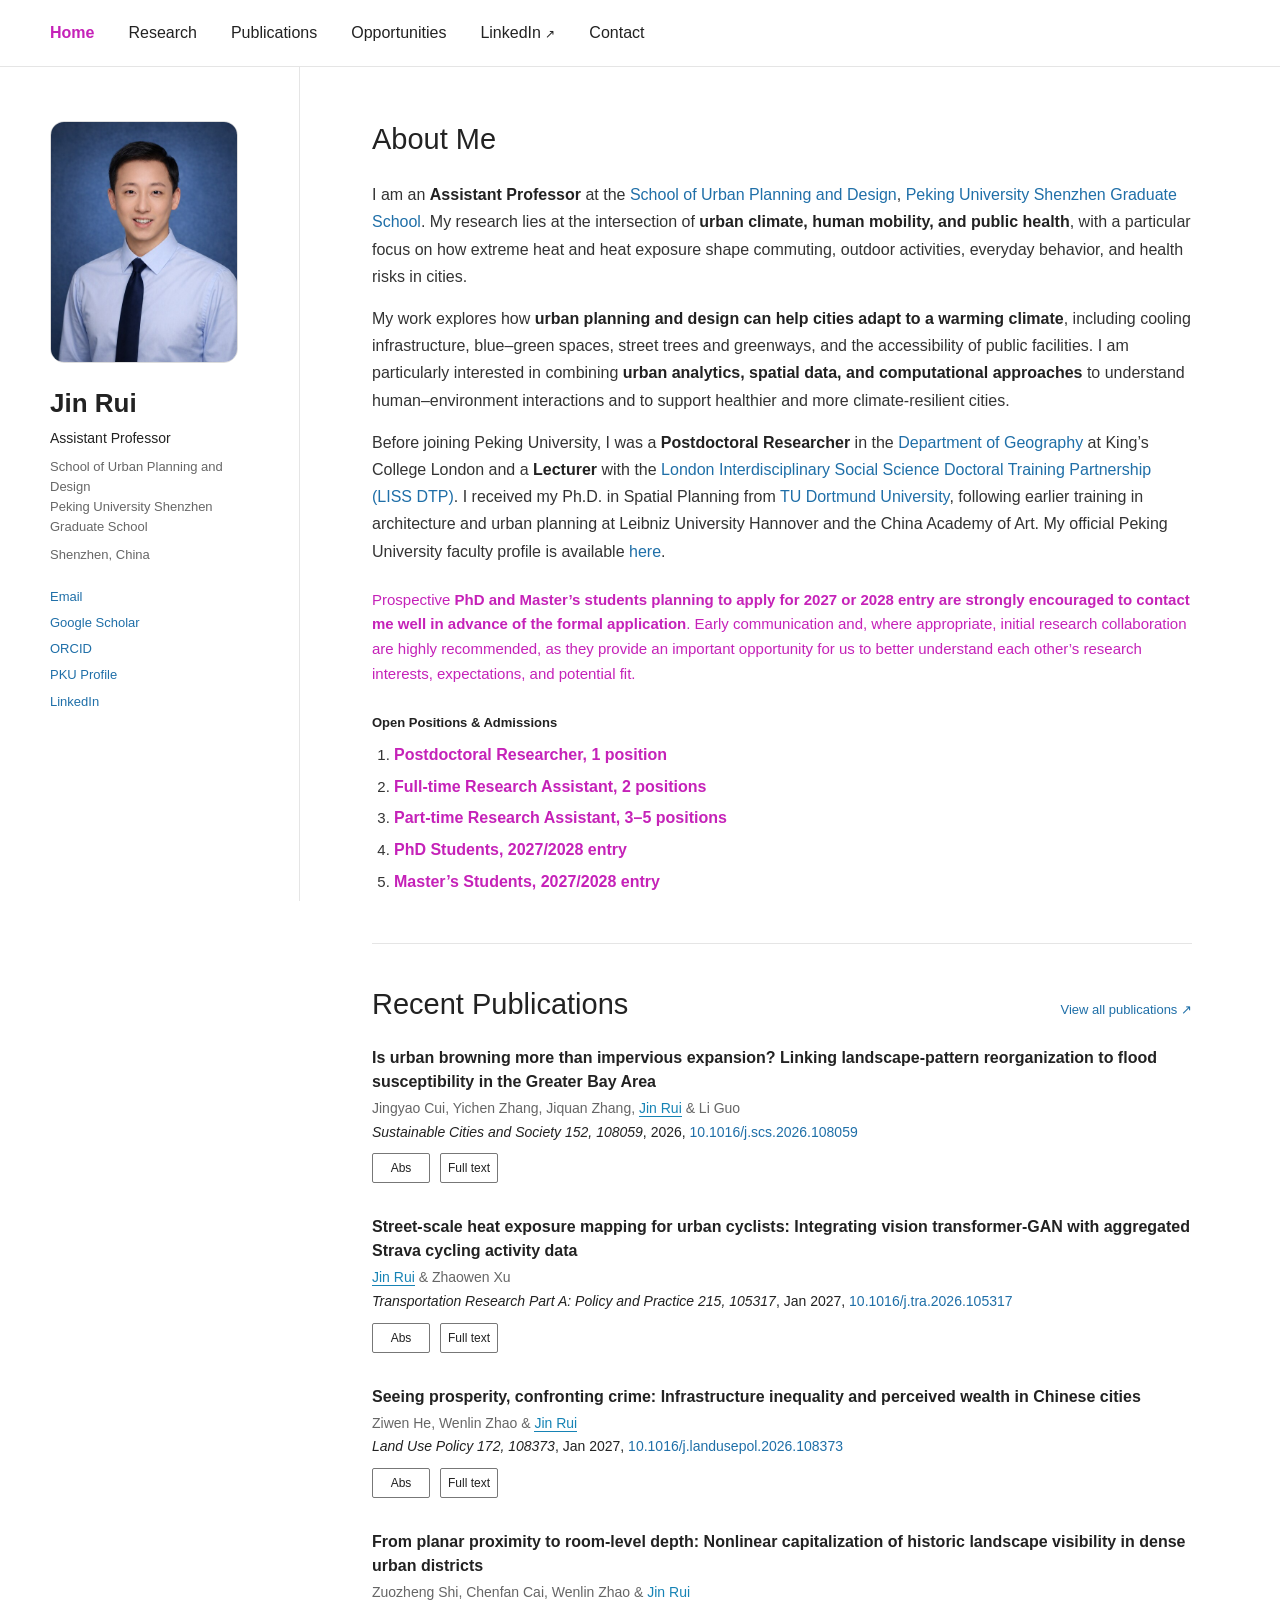
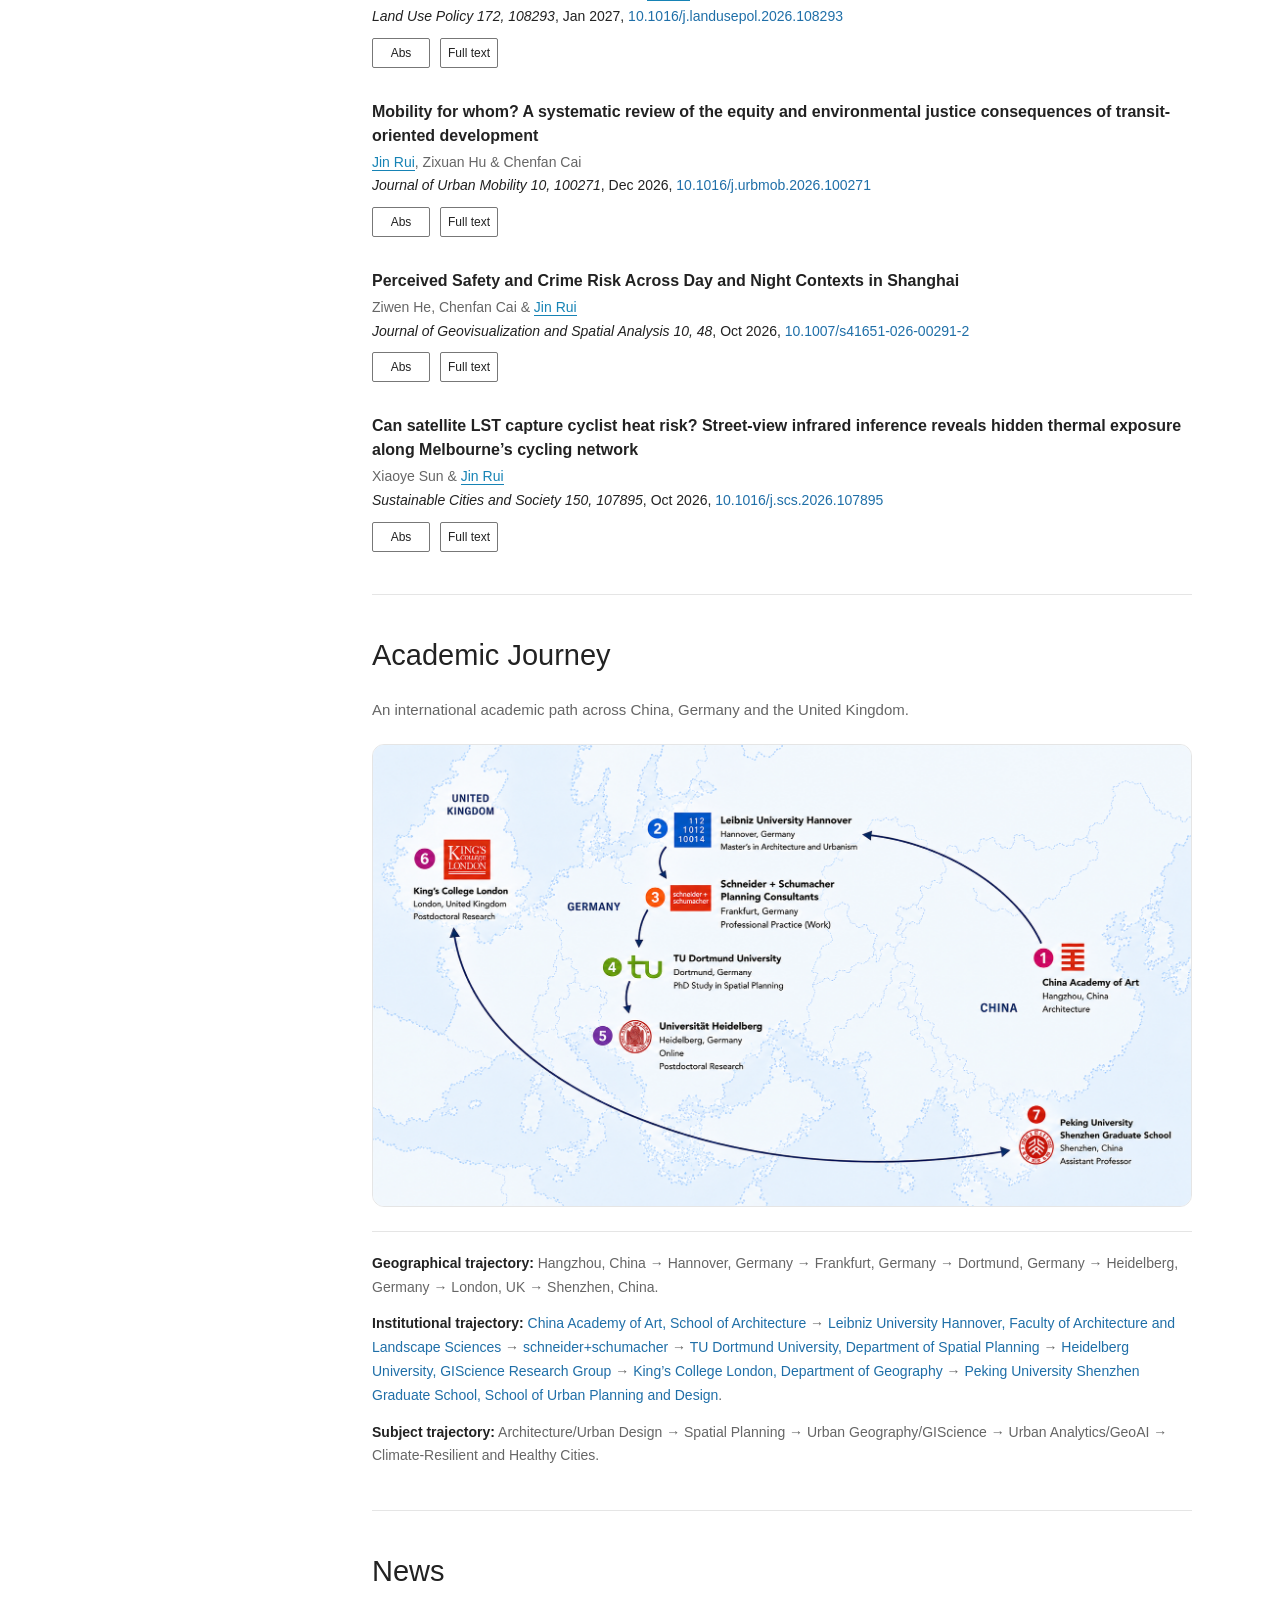
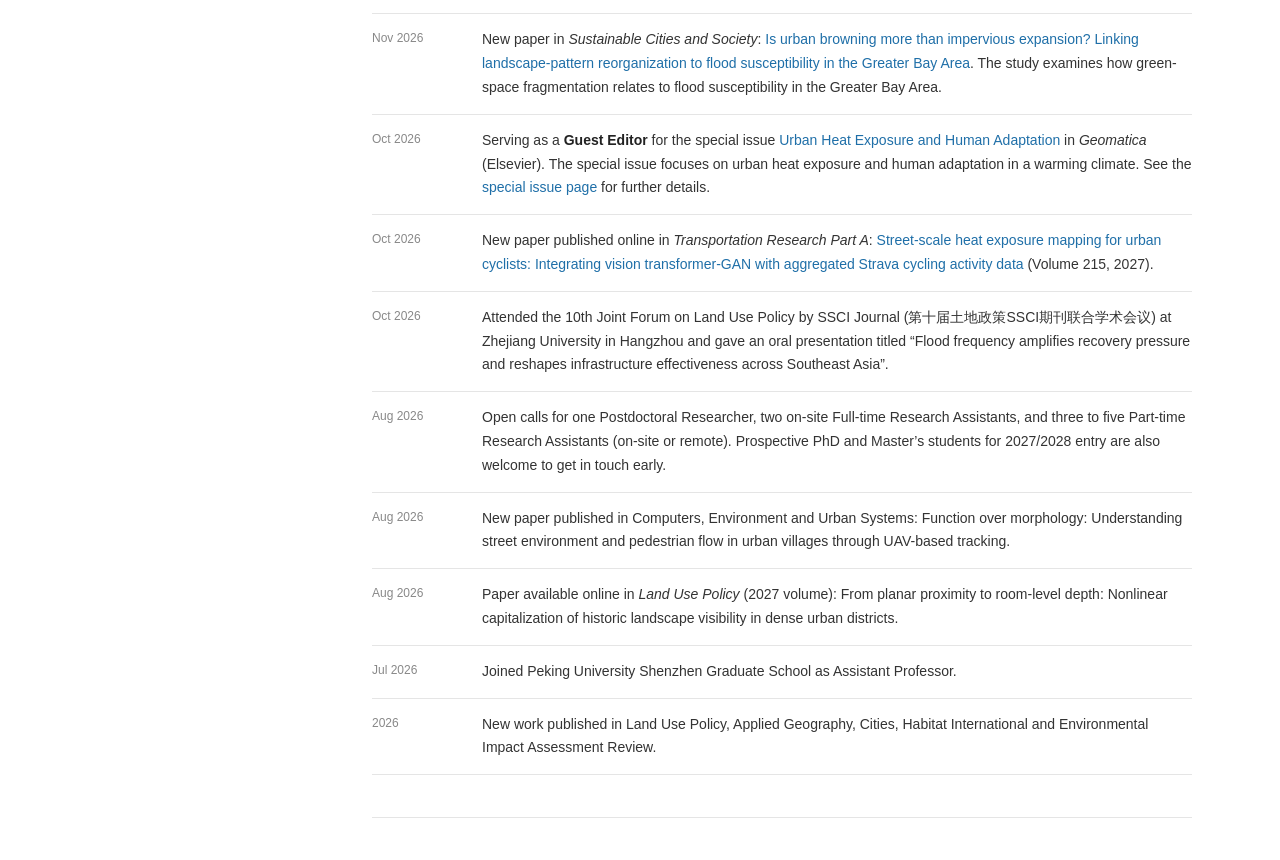
<file: index.html>
<!doctype html>
<html lang="en">
<head>
  <meta charset="utf-8">
  <meta name="viewport" content="width=device-width, initial-scale=1">
  <meta name="description" content="Academic website of Dr Jin Rui at Peking University Shenzhen Graduate School.">
  <meta name="author" content="Jin Rui">
  <meta property="og:title" content="Jin Rui | Urban Climate and GeoAI">
  <meta property="og:type" content="website">
  <meta property="og:url" content="https://jinruii.github.io/">
  <meta property="og:image" content="https://jinruii.github.io/assets/jin-rui-portrait.jpg">
  <title>Jin Rui | Urban Climate and GeoAI</title>
  <link rel="icon" href="/assets/favicon.svg" type="image/svg+xml">
  <link rel="stylesheet" href="/styles.css?v=20260828-3">
  <script src="/script.js?v=20261028-1" defer></script>
</head>
<body>
  <div id="top">
    <header class="top-header"><nav class="top-nav" aria-label="Primary navigation"><a href="/" aria-current="page">Home</a><a href="/research/">Research</a><a href="/publications/">Publications</a><a href="/opportunities/">Opportunities</a><a href="https://www.linkedin.com/in/jin-rui-937b27318/" target="_blank" rel="noreferrer">LinkedIn <span aria-hidden="true">↗</span></a><a href="/contact/">Contact</a></nav></header>
    <div class="site-shell">
      
<aside class="profile-sidebar">
  <a class="portrait-link" href="/" aria-label="About Jin Rui">
    <span class="portrait-fallback" aria-hidden="true">JR</span>
    <img class="portrait" src="/assets/jin-rui-portrait.jpg" alt="Portrait of Jin Rui">
  </a>
  <h1>Jin Rui</h1>
  <p class="sidebar-role">Assistant Professor</p>
  <p class="sidebar-affiliation">School of Urban Planning and Design<br>Peking University Shenzhen Graduate School</p>
  <p class="sidebar-location">Shenzhen, China</p>
  <div class="sidebar-links" aria-label="Academic profiles">
    <a href="mailto:jin.rui@pku.edu.cn">Email</a>
    <a href="https://scholar.google.com/citations?user=DCsYsa0AAAAJ&amp;hl=en" target="_blank" rel="noreferrer">Google Scholar</a>
    <a href="https://orcid.org/0000-0002-0926-0947" target="_blank" rel="noreferrer">ORCID</a>
    <a href="https://urban.pkusz.edu.cn/info/1013/3911.htm" target="_blank" rel="noreferrer">PKU Profile</a>
    <a href="https://www.linkedin.com/in/jin-rui-937b27318/" target="_blank" rel="noreferrer">LinkedIn</a>
  </div>
</aside>

      <main class="content-column page-content">
        <section class="content-section intro-section" id="about">
          <h2>About Me</h2>
          <p>I am an <strong>Assistant Professor</strong> at the <a href="https://urban.pkusz.edu.cn/en/index.htm" target="_blank" rel="noreferrer">School of Urban Planning and Design</a>, <a href="https://english.pkusz.edu.cn/" target="_blank" rel="noreferrer">Peking University Shenzhen Graduate School</a>. My research lies at the intersection of <strong>urban climate, human mobility, and public health</strong>, with a particular focus on how extreme heat and heat exposure shape commuting, outdoor activities, everyday behavior, and health risks in cities.</p>
          <p>My work explores how <strong>urban planning and design can help cities adapt to a warming climate</strong>, including cooling infrastructure, blue–green spaces, street trees and greenways, and the accessibility of public facilities. I am particularly interested in combining <strong>urban analytics, spatial data, and computational approaches</strong> to understand human–environment interactions and to support healthier and more climate-resilient cities.</p>
          <p>Before joining Peking University, I was a <strong>Postdoctoral Researcher</strong> in the <a href="https://www.kcl.ac.uk/geography" target="_blank" rel="noreferrer">Department of Geography</a> at King’s College London and a <strong>Lecturer</strong> with the <a href="https://liss-dtp.ac.uk/" target="_blank" rel="noreferrer">London Interdisciplinary Social Science Doctoral Training Partnership (LISS DTP)</a>. I received my Ph.D. in Spatial Planning from <a href="https://raumplanung.tu-dortmund.de/en/" target="_blank" rel="noreferrer">TU Dortmund University</a>, following earlier training in architecture and urban planning at Leibniz University Hannover and the China Academy of Art. My official Peking University faculty profile is available <a href="https://urban.pkusz.edu.cn/info/1013/3911.htm" target="_blank" rel="noreferrer">here</a>.</p>

          <p class="prospective-students-note">Prospective <strong>PhD and Master’s students planning to apply for 2027 or 2028 entry are strongly encouraged to contact me well in advance of the formal application</strong>. Early communication and, where appropriate, initial research collaboration are highly recommended, as they provide an important opportunity for us to better understand each other’s research interests, expectations, and potential fit.</p>

          <div class="recruitment-note" aria-label="Open positions and admissions">
            <p><strong>Open Positions &amp; Admissions</strong></p>
            <ol class="recruitment-list">
              <li><a href="/opportunities/#postdoctoral-researcher">Postdoctoral Researcher, 1 position</a></li>
              <li><a href="/opportunities/#full-time-research-assistant">Full-time Research Assistant, 2 positions</a></li>
              <li><a href="/opportunities/#part-time-research-assistant">Part-time Research Assistant, 3–5 positions</a></li>
              <li><a href="/opportunities/#phd-student">PhD Students, 2027/2028 entry</a></li>
              <li><a href="/opportunities/#masters-student">Master’s Students, 2027/2028 entry</a></li>
            </ol>
          </div>
        </section>
<section class="content-section" id="recent-publications">
  <div class="section-title-row">
    <h2>Recent Publications</h2>
    <a class="text-link-button" href="/publications/">View all publications</a>
  </div>
  <div class="publication-list">
    <article>
      <p class="publication-title"><button type="button" data-publication="urban-browning-flood-susceptibility">Is urban browning more than impervious expansion? Linking landscape-pattern reorganization to flood susceptibility in the Greater Bay Area</button></p>
      <p class="publication-authors">Jingyao Cui, Yichen Zhang, Jiquan Zhang, <a href="https://scholar.google.com/citations?user=DCsYsa0AAAAJ&amp;hl=en" target="_blank" rel="noreferrer">Jin Rui</a> &amp; Li Guo</p>
      <p class="publication-venue"><em>Sustainable Cities and Society 152, 108059</em>, 2026, <a href="https://doi.org/10.1016/j.scs.2026.108059" target="_blank" rel="noreferrer">10.1016/j.scs.2026.108059</a></p>
      <div class="publication-actions" aria-label="Publication links"><button type="button" data-publication="urban-browning-flood-susceptibility">Abs</button><a href="https://doi.org/10.1016/j.scs.2026.108059" target="_blank" rel="noreferrer">Full text</a></div>
    </article>
    <article>
      <p class="publication-title"><button type="button" data-publication="street-scale-cyclist-heat-exposure">Street-scale heat exposure mapping for urban cyclists: Integrating vision transformer-GAN with aggregated Strava cycling activity data</button></p>
      <p class="publication-authors"><a href="https://scholar.google.com/citations?user=DCsYsa0AAAAJ&amp;hl=en" target="_blank" rel="noreferrer">Jin Rui</a> &amp; Zhaowen Xu</p>
      <p class="publication-venue"><em>Transportation Research Part A: Policy and Practice 215, 105317</em>, Jan 2027, <a href="https://doi.org/10.1016/j.tra.2026.105317" target="_blank" rel="noreferrer">10.1016/j.tra.2026.105317</a></p>
      <div class="publication-actions" aria-label="Publication links"><button type="button" data-publication="street-scale-cyclist-heat-exposure">Abs</button><a href="https://doi.org/10.1016/j.tra.2026.105317" target="_blank" rel="noreferrer">Full text</a></div>
    </article>
    <article>
      <p class="publication-title"><button type="button" data-publication="seeing-prosperity-crime">Seeing prosperity, confronting crime: Infrastructure inequality and perceived wealth in Chinese cities</button></p>
      <p class="publication-authors">Ziwen He, Wenlin Zhao &amp; <a href="https://scholar.google.com/citations?user=DCsYsa0AAAAJ&amp;hl=en" target="_blank" rel="noreferrer">Jin Rui</a></p>
      <p class="publication-venue"><em>Land Use Policy 172, 108373</em>, Jan 2027, <a href="https://doi.org/10.1016/j.landusepol.2026.108373" target="_blank" rel="noreferrer">10.1016/j.landusepol.2026.108373</a></p>
      <div class="publication-actions" aria-label="Publication links"><button type="button" data-publication="seeing-prosperity-crime">Abs</button><a href="https://doi.org/10.1016/j.landusepol.2026.108373" target="_blank" rel="noreferrer">Full text</a></div>
    </article>
    <article>
      <p class="publication-title"><button type="button" data-publication="historic-landscape-visibility">From planar proximity to room-level depth: Nonlinear capitalization of historic landscape visibility in dense urban districts</button></p>
      <p class="publication-authors">Zuozheng Shi, Chenfan Cai, Wenlin Zhao &amp; <a href="https://scholar.google.com/citations?user=DCsYsa0AAAAJ&amp;hl=en" target="_blank" rel="noreferrer">Jin Rui</a></p>
      <p class="publication-venue"><em>Land Use Policy 172, 108293</em>, Jan 2027, <a href="https://doi.org/10.1016/j.landusepol.2026.108293" target="_blank" rel="noreferrer">10.1016/j.landusepol.2026.108293</a></p>
      <div class="publication-actions" aria-label="Publication links"><button type="button" data-publication="historic-landscape-visibility">Abs</button><a href="https://doi.org/10.1016/j.landusepol.2026.108293" target="_blank" rel="noreferrer">Full text</a></div>
    </article>
    <article>
      <p class="publication-title"><button type="button" data-publication="tod-equity-review">Mobility for whom? A systematic review of the equity and environmental justice consequences of transit-oriented development</button></p>
      <p class="publication-authors"><a href="https://scholar.google.com/citations?user=DCsYsa0AAAAJ&amp;hl=en" target="_blank" rel="noreferrer">Jin Rui</a>, Zixuan Hu &amp; Chenfan Cai</p>
      <p class="publication-venue"><em>Journal of Urban Mobility 10, 100271</em>, Dec 2026, <a href="https://doi.org/10.1016/j.urbmob.2026.100271" target="_blank" rel="noreferrer">10.1016/j.urbmob.2026.100271</a></p>
      <div class="publication-actions" aria-label="Publication links"><button type="button" data-publication="tod-equity-review">Abs</button><a href="https://doi.org/10.1016/j.urbmob.2026.100271" target="_blank" rel="noreferrer">Full text</a></div>
    </article>
    <article>
      <p class="publication-title"><button type="button" data-publication="shanghai-day-night-safety">Perceived Safety and Crime Risk Across Day and Night Contexts in Shanghai</button></p>
      <p class="publication-authors">Ziwen He, Chenfan Cai &amp; <a href="https://scholar.google.com/citations?user=DCsYsa0AAAAJ&amp;hl=en" target="_blank" rel="noreferrer">Jin Rui</a></p>
      <p class="publication-venue"><em>Journal of Geovisualization and Spatial Analysis 10, 48</em>, Oct 2026, <a href="https://doi.org/10.1007/s41651-026-00291-2" target="_blank" rel="noreferrer">10.1007/s41651-026-00291-2</a></p>
      <div class="publication-actions" aria-label="Publication links"><button type="button" data-publication="shanghai-day-night-safety">Abs</button><a href="https://doi.org/10.1007/s41651-026-00291-2" target="_blank" rel="noreferrer">Full text</a></div>
    </article>
    <article>
      <p class="publication-title"><button type="button" data-publication="melbourne-cyclist-heat">Can satellite LST capture cyclist heat risk? Street-view infrared inference reveals hidden thermal exposure along Melbourne’s cycling network</button></p>
      <p class="publication-authors">Xiaoye Sun &amp; <a href="https://scholar.google.com/citations?user=DCsYsa0AAAAJ&amp;hl=en" target="_blank" rel="noreferrer">Jin Rui</a></p>
      <p class="publication-venue"><em>Sustainable Cities and Society 150, 107895</em>, Oct 2026, <a href="https://doi.org/10.1016/j.scs.2026.107895" target="_blank" rel="noreferrer">10.1016/j.scs.2026.107895</a></p>
      <div class="publication-actions" aria-label="Publication links"><button type="button" data-publication="melbourne-cyclist-heat">Abs</button><a href="https://doi.org/10.1016/j.scs.2026.107895" target="_blank" rel="noreferrer">Full text</a></div>
    </article>
  </div>
</section>

<section class="content-section career-section" id="academic-journey">
  <h2>Academic Journey</h2>
  <p class="section-lead">An international academic path across China, Germany and the United Kingdom.</p>
  <figure class="career-map">
    <img src="/assets/academic-journey-v2.png" alt="Map of Jin Rui's academic journey from China to Germany, the United Kingdom and Peking University Shenzhen Graduate School">
  </figure>
  <div class="journey-trajectories">
    <p><strong>Geographical trajectory:</strong> Hangzhou, China → Hannover, Germany → Frankfurt, Germany → Dortmund, Germany → Heidelberg, Germany → London, UK → Shenzhen, China.</p>
    <p><strong>Institutional trajectory:</strong> <a href="https://en.caa.edu.cn/study/Schools_Programme__Core_Courses/School_of_Architecture.htm" target="_blank" rel="noreferrer">China Academy of Art, School of Architecture</a> → <a href="https://www.archland.uni-hannover.de/en/" target="_blank" rel="noreferrer">Leibniz University Hannover, Faculty of Architecture and Landscape Sciences</a> → <a href="https://www.schneider-schumacher.com/" target="_blank" rel="noreferrer">schneider+schumacher</a> → <a href="https://raumplanung.tu-dortmund.de/en/" target="_blank" rel="noreferrer">TU Dortmund University, Department of Spatial Planning</a> → <a href="https://www.geog.uni-heidelberg.de/en/giscience" target="_blank" rel="noreferrer">Heidelberg University, GIScience Research Group</a> → <a href="https://www.kcl.ac.uk/geography" target="_blank" rel="noreferrer">King’s College London, Department of Geography</a> → <a href="https://urban.pkusz.edu.cn/en/index.htm" target="_blank" rel="noreferrer">Peking University Shenzhen Graduate School, School of Urban Planning and Design</a>.</p>
    <p><strong>Subject trajectory:</strong> Architecture/Urban Design → Spatial Planning → Urban Geography/GIScience → Urban Analytics/GeoAI → Climate-Resilient and Healthy Cities.</p>
  </div>
</section>
<section class="content-section" id="news">
          <h2>News</h2>
                    <div class="news-list">
            <article><time datetime="2026-11">Nov 2026</time><p>New paper in <em>Sustainable Cities and Society</em>: <a href="https://doi.org/10.1016/j.scs.2026.108059" target="_blank" rel="noreferrer">Is urban browning more than impervious expansion? Linking landscape-pattern reorganization to flood susceptibility in the Greater Bay Area</a>. The study examines how green-space fragmentation relates to flood susceptibility in the Greater Bay Area.</p></article>
            <article><time datetime="2026-10">Oct 2026</time><p>Serving as a <strong>Guest Editor</strong> for the special issue <a href="https://www.sciencedirect.com/special-issue/338574/urban-heat-exposure-and-human-adaptation" target="_blank" rel="noreferrer">Urban Heat Exposure and Human Adaptation</a> in <em>Geomatica</em> (Elsevier). The special issue focuses on urban heat exposure and human adaptation in a warming climate. See the <a href="https://www.sciencedirect.com/special-issue/338574/urban-heat-exposure-and-human-adaptation" target="_blank" rel="noreferrer">special issue page</a> for further details.</p></article>
            <article><time datetime="2026-10">Oct 2026</time><p>New paper published online in <em>Transportation Research Part A</em>: <a href="https://doi.org/10.1016/j.tra.2026.105317" target="_blank" rel="noreferrer">Street-scale heat exposure mapping for urban cyclists: Integrating vision transformer-GAN with aggregated Strava cycling activity data</a> (Volume 215, 2027).</p></article>
            <article><time datetime="2026-10">Oct 2026</time><p lang="en">Attended the 10th Joint Forum on Land Use Policy by SSCI Journal (第十届土地政策SSCI期刊联合学术会议) at Zhejiang University in Hangzhou and gave an oral presentation titled &ldquo;Flood frequency amplifies recovery pressure and reshapes infrastructure effectiveness across Southeast Asia&rdquo;.</p></article>
            <article><time>Aug 2026</time><p>Open calls for one Postdoctoral Researcher, two on-site Full-time Research Assistants, and three to five Part-time Research Assistants (on-site or remote). Prospective PhD and Master’s students for 2027/2028 entry are also welcome to get in touch early.</p></article>
            <article><time>Aug 2026</time><p>New paper published in Computers, Environment and Urban Systems: Function over morphology: Understanding street environment and pedestrian flow in urban villages through UAV-based tracking.</p></article>
            <article><time datetime="2026-08">Aug 2026</time><p>Paper available online in <em>Land Use Policy</em> (2027 volume): From planar proximity to room-level depth: Nonlinear capitalization of historic landscape visibility in dense urban districts.</p></article>
            <article><time>Jul 2026</time><p>Joined Peking University Shenzhen Graduate School as Assistant Professor.</p></article>
            <article><time>2026</time><p>New work published in Land Use Policy, Applied Geography, Cities, Habitat International and Environmental Impact Assessment Review.</p></article>
          </div>
        </section>
      </main>
    </div>
  </div>
  <div class="modal-backdrop" id="publication-modal" hidden>
    <section class="publication-modal" role="dialog" aria-modal="true" aria-labelledby="publication-modal-title">
      <button class="modal-close" type="button" aria-label="Close publication details">×</button>
      <p class="modal-eyebrow" id="publication-modal-eyebrow"></p>
      <h2 id="publication-modal-title"></h2>
      <p class="modal-authors" id="publication-modal-authors"></p>
      <h3>Abstract</h3>
      <p id="publication-modal-abstract"></p>
      <div class="modal-actions" id="publication-modal-actions"></div>
    </section>
  </div>
</body>
</html>
</file>
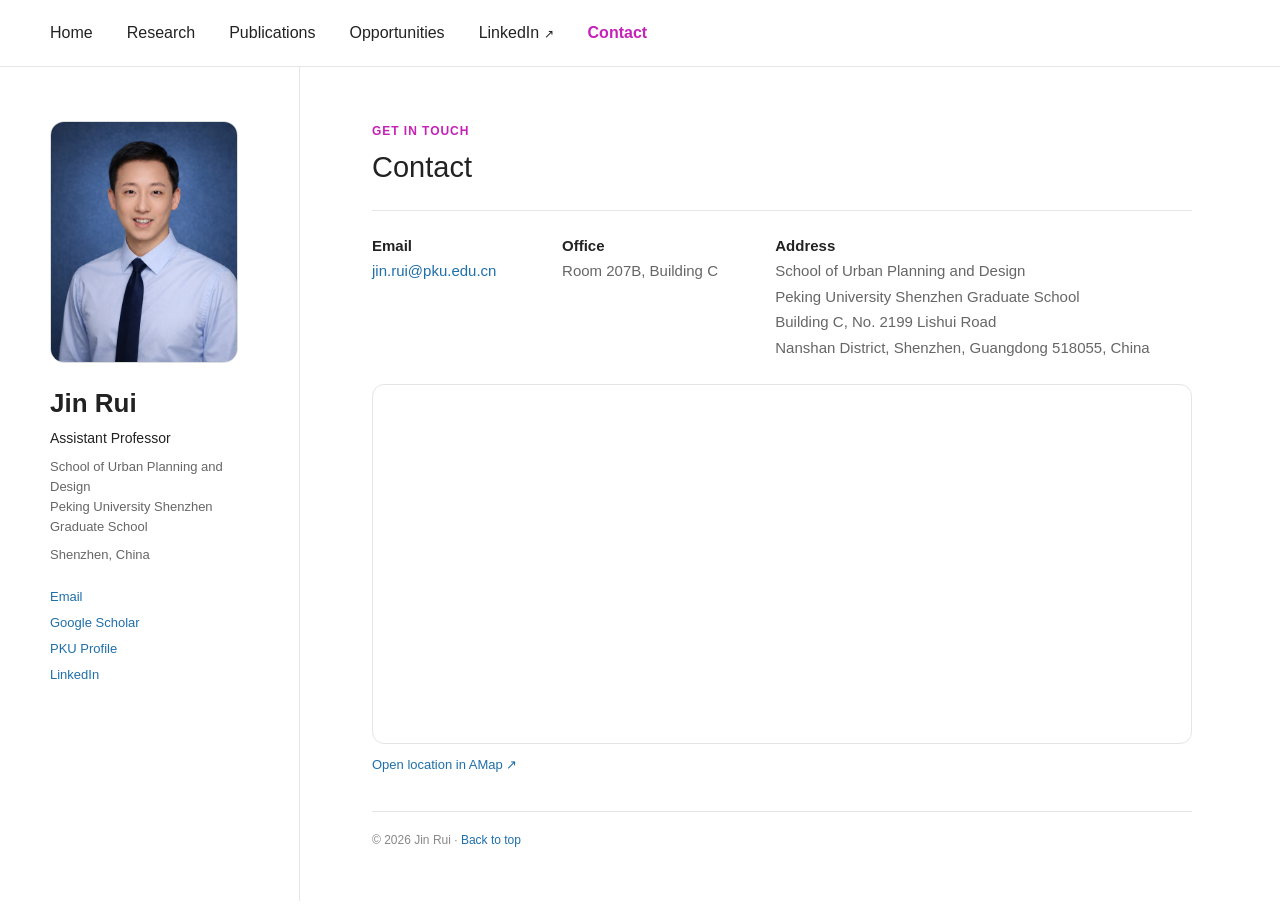
<file: contact/index.html>
<!doctype html>
<html lang="en">
<head>
  <meta charset="utf-8">
  <meta name="viewport" content="width=device-width, initial-scale=1">
  <meta name="description" content="Contact details and office location for Dr Jin Rui at Peking University Shenzhen Graduate School.">
  <meta name="author" content="Jin Rui">
  <meta property="og:title" content="Contact | Jin Rui">
  <meta property="og:type" content="website">
  <meta property="og:url" content="https://jinruii.github.io/">
  <meta property="og:image" content="https://jinruii.github.io/assets/jin-rui-portrait.jpg">
  <title>Contact | Jin Rui</title>
  <link rel="icon" href="/assets/favicon.svg" type="image/svg+xml">
  <link rel="stylesheet" href="/styles.css">
  <script src="/script.js" defer></script>
</head>
<body>
  <div id="top">
    <header class="top-header"><nav class="top-nav" aria-label="Primary navigation"><a href="/">Home</a><a href="/research/">Research</a><a href="/publications/">Publications</a><a href="/opportunities/">Opportunities</a><a href="https://www.linkedin.com/in/jin-rui-937b27318/" target="_blank" rel="noreferrer">LinkedIn <span aria-hidden="true">↗</span></a><a href="/contact/" aria-current="page">Contact</a></nav></header>
    <div class="site-shell">
      
<aside class="profile-sidebar">
  <a class="portrait-link" href="/" aria-label="About Jin Rui">
    <span class="portrait-fallback" aria-hidden="true">JR</span>
    <img class="portrait" src="/assets/jin-rui-portrait.jpg" alt="Portrait of Jin Rui">
  </a>
  <h1>Jin Rui</h1>
  <p class="sidebar-role">Assistant Professor</p>
  <p class="sidebar-affiliation">School of Urban Planning and Design<br>Peking University Shenzhen Graduate School</p>
  <p class="sidebar-location">Shenzhen, China</p>
  <div class="sidebar-links" aria-label="Academic profiles">
    <a href="mailto:jin.rui@pku.edu.cn">Email</a>
    <a href="https://scholar.google.com/citations?user=DCsYsa0AAAAJ&amp;hl=en" target="_blank" rel="noreferrer">Google Scholar</a>
    <a href="https://urban.pkusz.edu.cn/info/1013/3911.htm" target="_blank" rel="noreferrer">PKU Profile</a>
    <a href="https://www.linkedin.com/in/jin-rui-937b27318/" target="_blank" rel="noreferrer">LinkedIn</a>
  </div>
</aside>

      <main class="content-column page-content">
        <footer id="contact">
          <p class="page-eyebrow">Get in touch</p><h2>Contact</h2>
          <div class="contact-details">
            <p><strong>Email</strong><br><a href="mailto:jin.rui@pku.edu.cn">jin.rui@pku.edu.cn</a></p>
            <p><strong>Office</strong><br>Room 207B, Building C</p>
            <address><strong>Address</strong><br>School of Urban Planning and Design<br>Peking University Shenzhen Graduate School<br>Building C, No. 2199 Lishui Road<br>Nanshan District, Shenzhen, Guangdong 518055, China</address>
          </div>
          <div class="contact-map">
            <iframe title="Interactive map of Peking University Shenzhen Graduate School" src="https://www.google.com/maps?q=22.592998,113.974547&amp;z=16&amp;output=embed" loading="lazy" referrerpolicy="no-referrer-when-downgrade"></iframe>
          </div>
          <p class="map-link"><a href="https://ditu.amap.com/place/B02F37VHWG" target="_blank" rel="noreferrer">Open location in AMap <span aria-hidden="true">↗</span></a></p>
          <p class="copyright">© 2026 Jin Rui · <a href="#top">Back to top</a></p>
        </footer>
      </main>
    </div>
  </div>
  
</body>
</html>
</file>
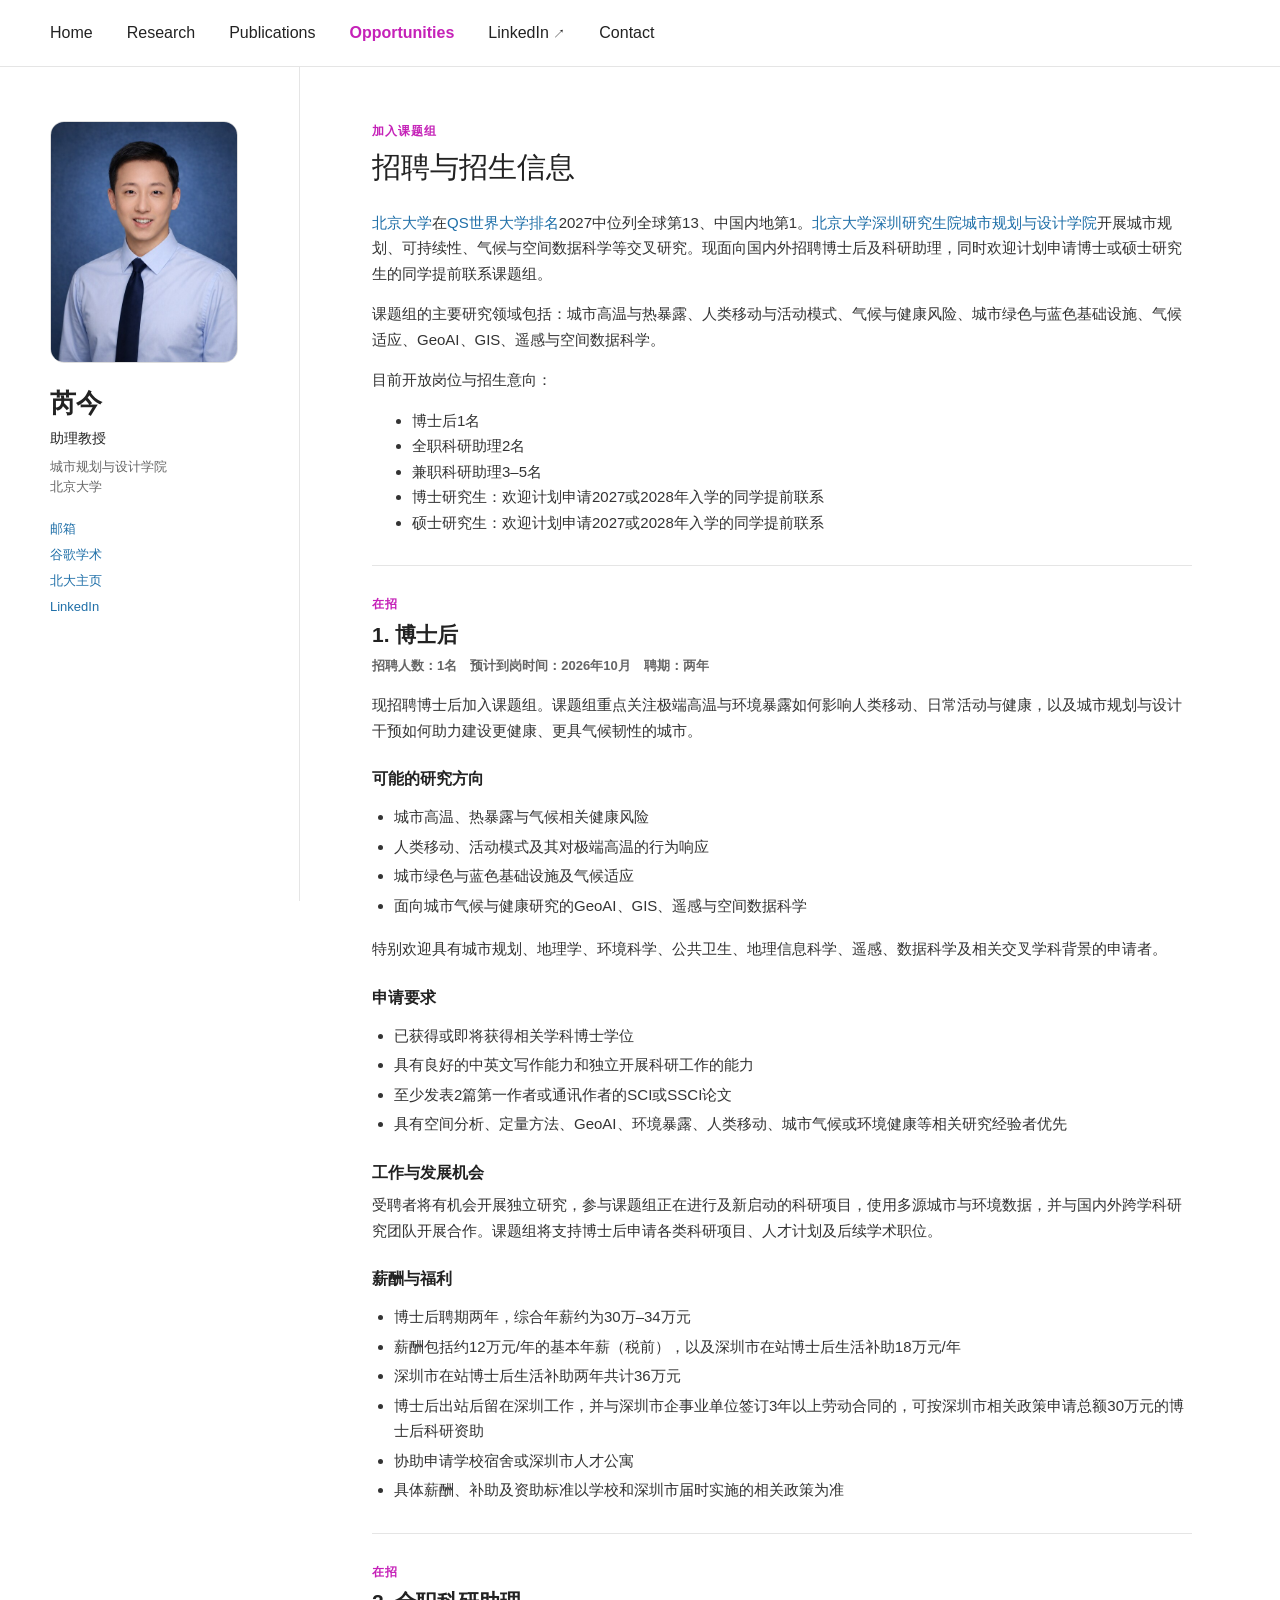
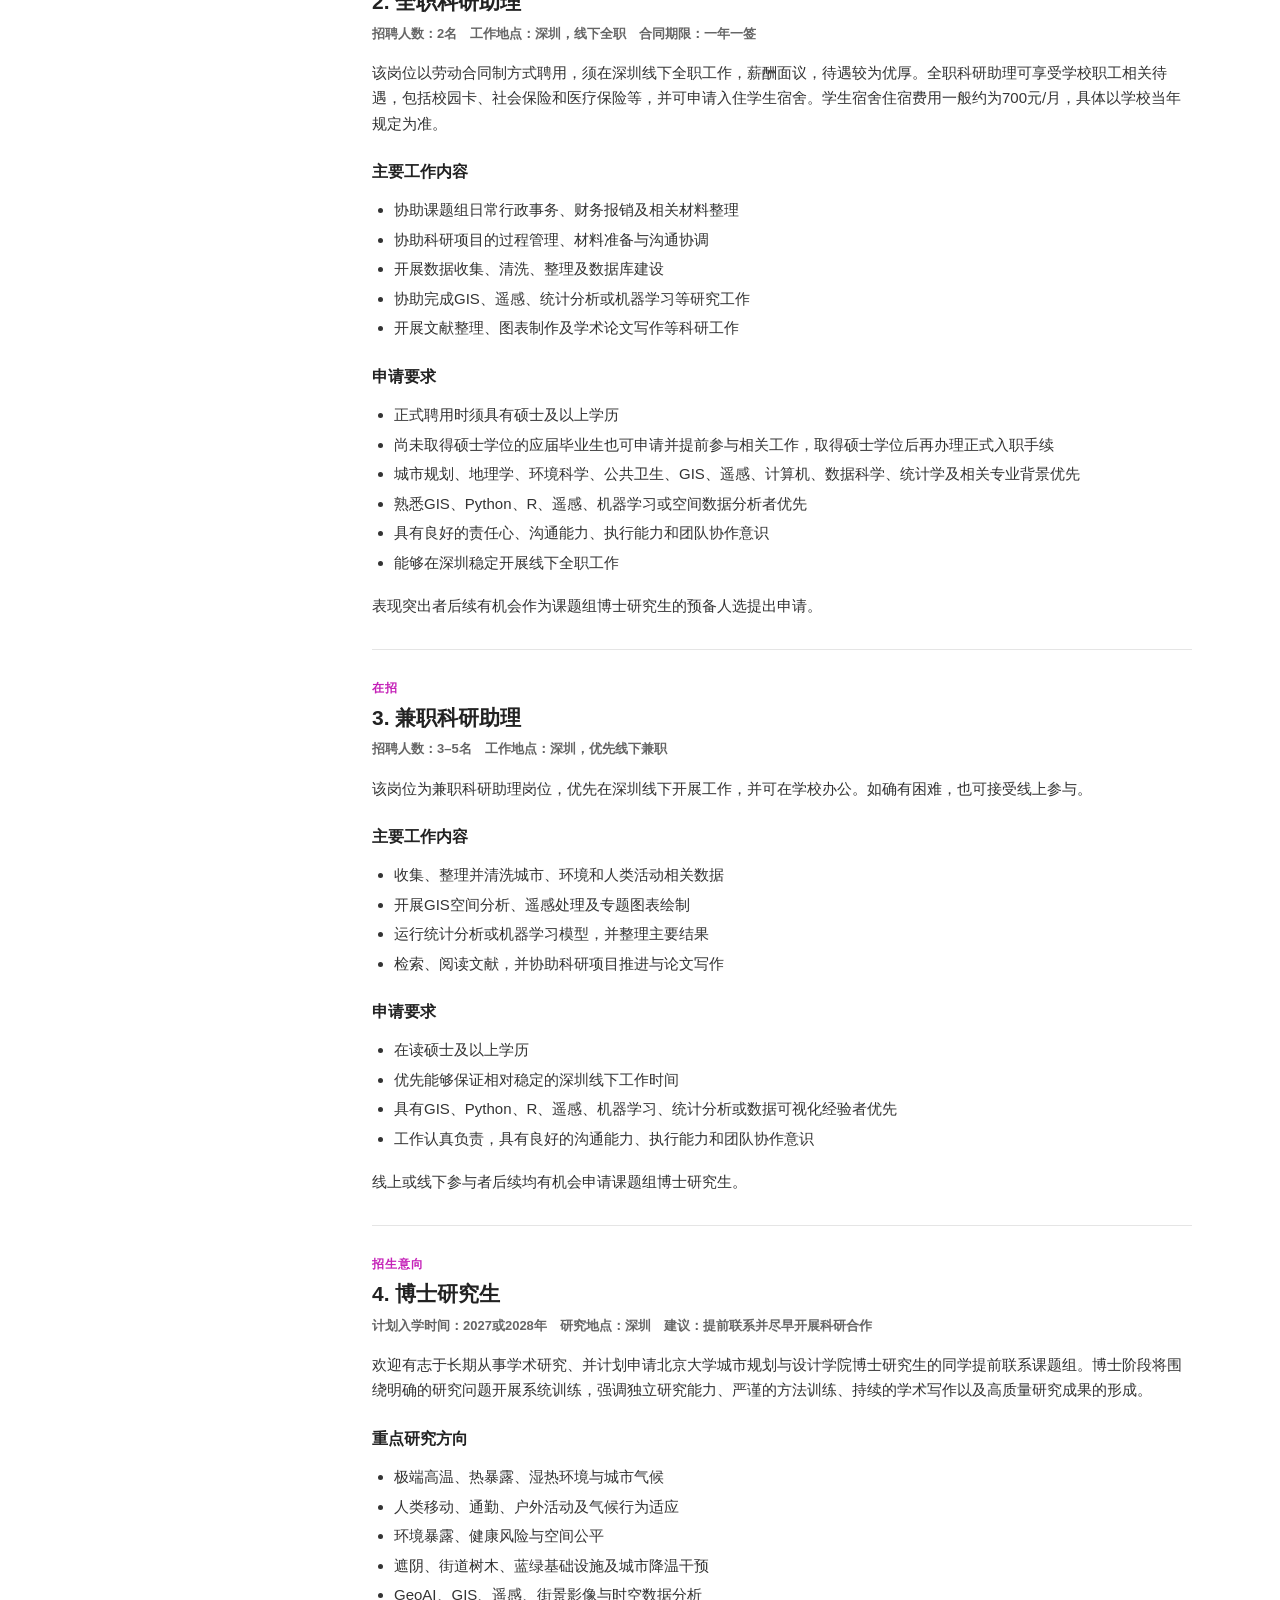
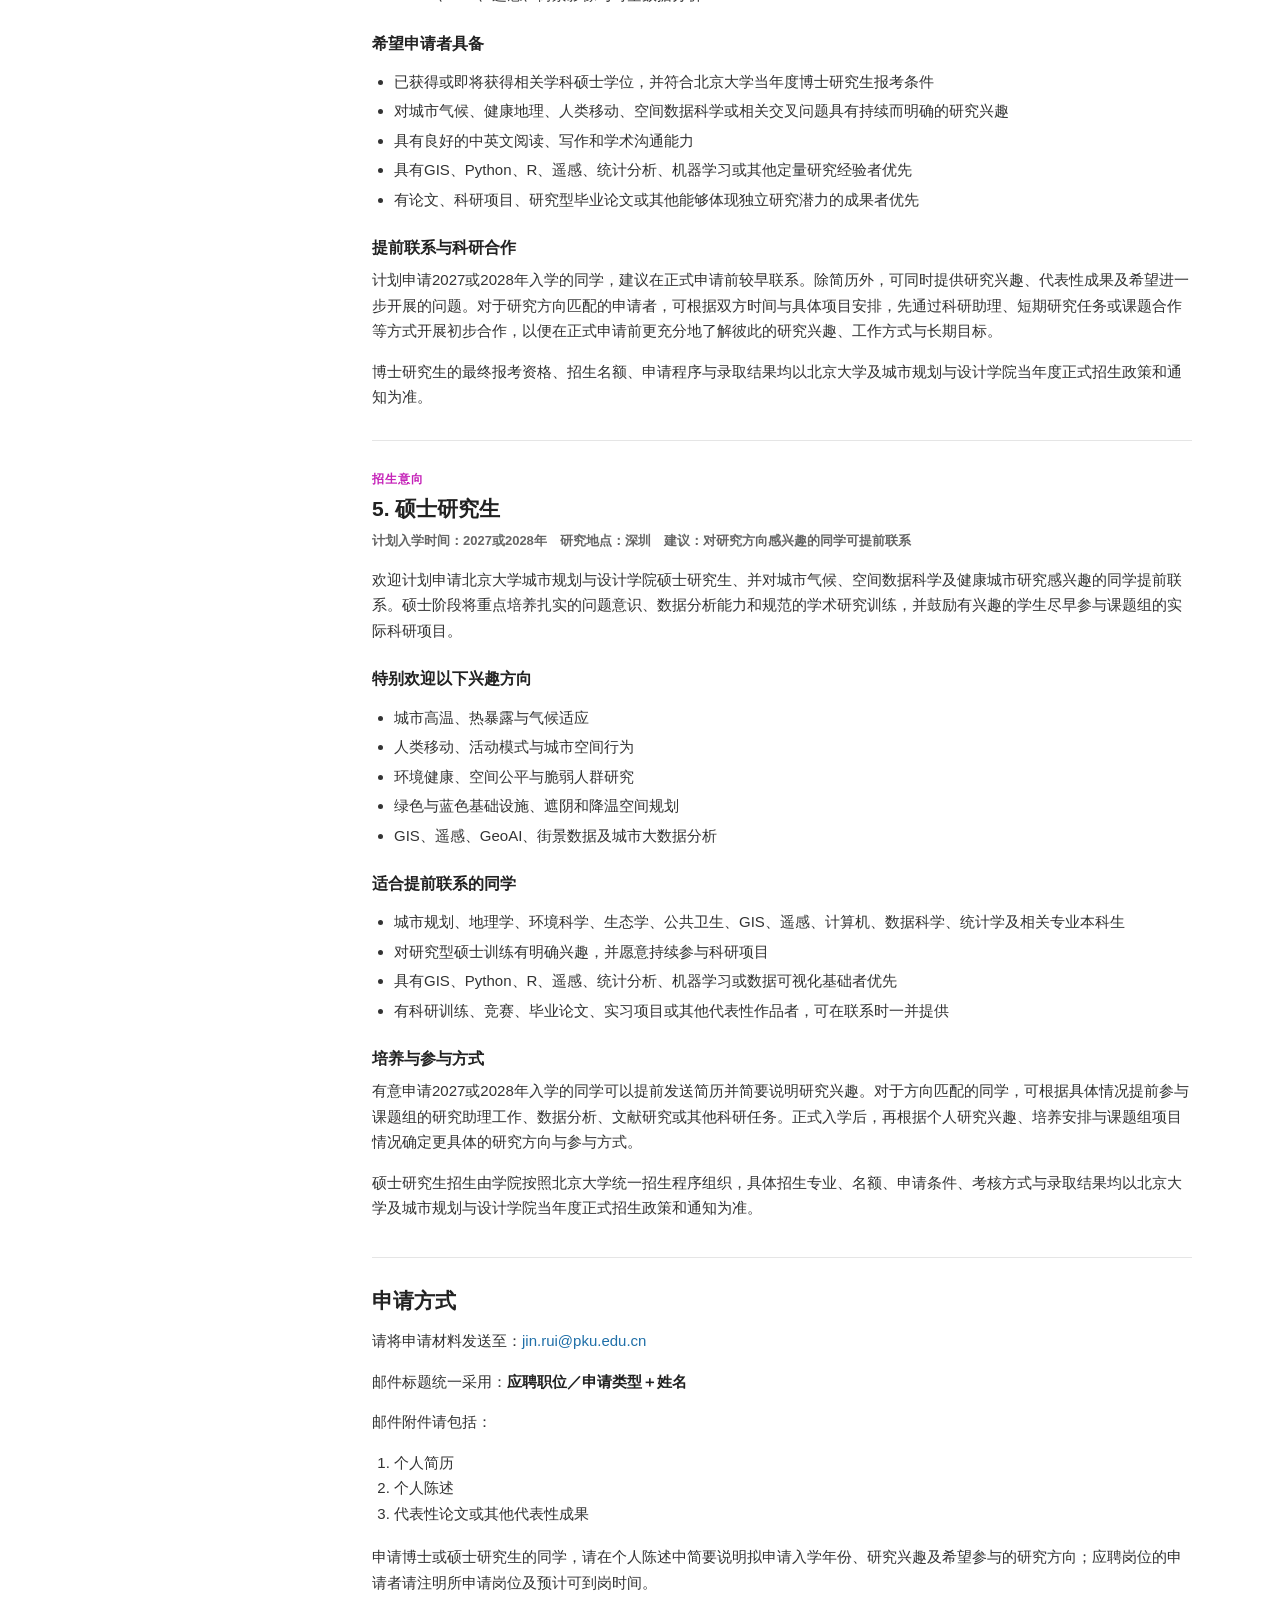
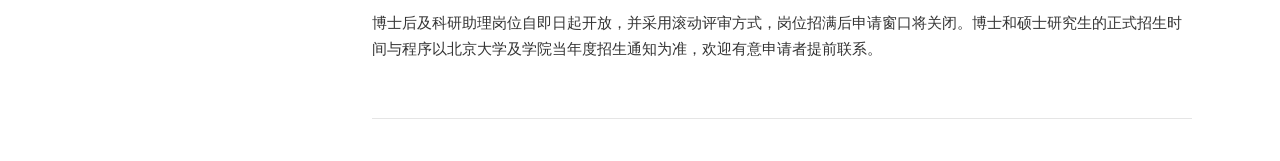
<file: opportunities/index.html>
<!doctype html>
<html lang="zh-CN">
<head>
  <meta charset="utf-8">
  <meta name="viewport" content="width=device-width, initial-scale=1">
  <meta name="description" content="北京大学深圳研究生院芮今课题组招聘博士后、科研助理，并欢迎博士与硕士研究生提前联系。">
  <meta name="author" content="Jin Rui">
  <meta property="og:title" content="Opportunities | Jin Rui">
  <meta property="og:type" content="website">
  <meta property="og:url" content="https://jinruii.github.io/">
  <meta property="og:image" content="https://jinruii.github.io/assets/jin-rui-portrait.jpg">
  <title>Opportunities | Jin Rui</title>
  <link rel="icon" href="/assets/favicon.svg" type="image/svg+xml">
  <link rel="stylesheet" href="/styles.css?v=20260828-3">
  <script src="/script.js" defer></script>
</head>
<body>
  <div id="top">
    <header class="top-header"><nav class="top-nav" aria-label="Primary navigation"><a href="/">Home</a><a href="/research/">Research</a><a href="/publications/">Publications</a><a href="/opportunities/" aria-current="page">Opportunities</a><a href="https://www.linkedin.com/in/jin-rui-937b27318/" target="_blank" rel="noreferrer">LinkedIn <span aria-hidden="true">↗</span></a><a href="/contact/">Contact</a></nav></header>
    <div class="site-shell">
      
<aside class="profile-sidebar">
  <a class="portrait-link" href="/" aria-label="关于芮今">
    <span class="portrait-fallback" aria-hidden="true">JR</span>
    <img class="portrait" src="/assets/jin-rui-portrait.jpg" alt="芮今">
  </a>
  <h1>芮今</h1>
  <p class="sidebar-role">助理教授</p>
  <p class="sidebar-affiliation">城市规划与设计学院<br>北京大学</p>
  <div class="sidebar-links" aria-label="学术主页">
    <a href="mailto:jin.rui@pku.edu.cn">邮箱</a>
    <a href="https://scholar.google.com/citations?user=DCsYsa0AAAAJ&amp;hl=en" target="_blank" rel="noreferrer">谷歌学术</a>
    <a href="https://urban.pkusz.edu.cn/info/1013/3911.htm" target="_blank" rel="noreferrer">北大主页</a>
    <a href="https://www.linkedin.com/in/jin-rui-937b27318/" target="_blank" rel="noreferrer">LinkedIn</a>
  </div>
</aside>

                  <main class="content-column page-content">
        <section class="content-section" id="opportunities">
          <p class="page-eyebrow">加入课题组</p>
          <h2>招聘与招生信息</h2>
          <p><a href="https://english.pku.edu.cn/" target="_blank" rel="noreferrer">北京大学</a>在<a href="https://www.topuniversities.com/world-university-rankings" target="_blank" rel="noreferrer">QS世界大学排名</a>2027中位列全球第13、中国内地第1。<a href="https://urban.pkusz.edu.cn/" target="_blank" rel="noreferrer">北京大学深圳研究生院城市规划与设计学院</a>开展城市规划、可持续性、气候与空间数据科学等交叉研究。现面向国内外招聘博士后及科研助理，同时欢迎计划申请博士或硕士研究生的同学提前联系课题组。</p>
          <p>课题组的主要研究领域包括：城市高温与热暴露、人类移动与活动模式、气候与健康风险、城市绿色与蓝色基础设施、气候适应、GeoAI、GIS、遥感与空间数据科学。</p>
          <p>目前开放岗位与招生意向：</p>
          <ul>
            <li>博士后1名</li>
            <li>全职科研助理2名</li>
            <li>兼职科研助理3–5名</li>
            <li>博士研究生：欢迎计划申请2027或2028年入学的同学提前联系</li>
            <li>硕士研究生：欢迎计划申请2027或2028年入学的同学提前联系</li>
          </ul>

          <article class="opportunity" id="postdoctoral-researcher">
            <p class="open-label">在招</p>
            <h3>1. 博士后</h3>
            <p class="opportunity-subtitle">招聘人数：1名　预计到岗时间：2026年10月　聘期：两年</p>
            <p>现招聘博士后加入课题组。课题组重点关注极端高温与环境暴露如何影响人类移动、日常活动与健康，以及城市规划与设计干预如何助力建设更健康、更具气候韧性的城市。</p>
            <h4>可能的研究方向</h4>
            <ul>
              <li>城市高温、热暴露与气候相关健康风险</li>
              <li>人类移动、活动模式及其对极端高温的行为响应</li>
              <li>城市绿色与蓝色基础设施及气候适应</li>
              <li>面向城市气候与健康研究的GeoAI、GIS、遥感与空间数据科学</li>
            </ul>
            <p>特别欢迎具有城市规划、地理学、环境科学、公共卫生、地理信息科学、遥感、数据科学及相关交叉学科背景的申请者。</p>
            <h4>申请要求</h4>
            <ul>
              <li>已获得或即将获得相关学科博士学位</li>
              <li>具有良好的中英文写作能力和独立开展科研工作的能力</li>
              <li>至少发表2篇第一作者或通讯作者的SCI或SSCI论文</li>
              <li>具有空间分析、定量方法、GeoAI、环境暴露、人类移动、城市气候或环境健康等相关研究经验者优先</li>
            </ul>
            <h4>工作与发展机会</h4>
            <p>受聘者将有机会开展独立研究，参与课题组正在进行及新启动的科研项目，使用多源城市与环境数据，并与国内外跨学科研究团队开展合作。课题组将支持博士后申请各类科研项目、人才计划及后续学术职位。</p>
            <h4>薪酬与福利</h4>
            <ul>
              <li>博士后聘期两年，综合年薪约为30万–34万元</li>
              <li>薪酬包括约12万元/年的基本年薪（税前），以及深圳市在站博士后生活补助18万元/年</li>
              <li>深圳市在站博士后生活补助两年共计36万元</li>
              <li>博士后出站后留在深圳工作，并与深圳市企事业单位签订3年以上劳动合同的，可按深圳市相关政策申请总额30万元的博士后科研资助</li>
              <li>协助申请学校宿舍或深圳市人才公寓</li>
              <li>具体薪酬、补助及资助标准以学校和深圳市届时实施的相关政策为准</li>
            </ul>
          </article>

          <article class="opportunity" id="full-time-research-assistant">
            <p class="open-label">在招</p>
            <h3>2. 全职科研助理</h3>
            <p class="opportunity-subtitle">招聘人数：2名　工作地点：深圳，线下全职　合同期限：一年一签</p>
            <p>该岗位以劳动合同制方式聘用，须在深圳线下全职工作，薪酬面议，待遇较为优厚。全职科研助理可享受学校职工相关待遇，包括校园卡、社会保险和医疗保险等，并可申请入住学生宿舍。学生宿舍住宿费用一般约为700元/月，具体以学校当年规定为准。</p>
            <h4>主要工作内容</h4>
            <ul>
              <li>协助课题组日常行政事务、财务报销及相关材料整理</li>
              <li>协助科研项目的过程管理、材料准备与沟通协调</li>
              <li>开展数据收集、清洗、整理及数据库建设</li>
              <li>协助完成GIS、遥感、统计分析或机器学习等研究工作</li>
              <li>开展文献整理、图表制作及学术论文写作等科研工作</li>
            </ul>
            <h4>申请要求</h4>
            <ul>
              <li>正式聘用时须具有硕士及以上学历</li>
              <li>尚未取得硕士学位的应届毕业生也可申请并提前参与相关工作，取得硕士学位后再办理正式入职手续</li>
              <li>城市规划、地理学、环境科学、公共卫生、GIS、遥感、计算机、数据科学、统计学及相关专业背景优先</li>
              <li>熟悉GIS、Python、R、遥感、机器学习或空间数据分析者优先</li>
              <li>具有良好的责任心、沟通能力、执行能力和团队协作意识</li>
              <li>能够在深圳稳定开展线下全职工作</li>
            </ul>
            <p>表现突出者后续有机会作为课题组博士研究生的预备人选提出申请。</p>
          </article>

          <span id="research-assistant" hidden></span>
          <article class="opportunity" id="part-time-research-assistant">
            <p class="open-label">在招</p>
            <h3>3. 兼职科研助理</h3>
            <p class="opportunity-subtitle">招聘人数：3–5名　工作地点：深圳，优先线下兼职</p>
            <p>该岗位为兼职科研助理岗位，优先在深圳线下开展工作，并可在学校办公。如确有困难，也可接受线上参与。</p>
            <h4>主要工作内容</h4>
            <ul>
              <li>收集、整理并清洗城市、环境和人类活动相关数据</li>
              <li>开展GIS空间分析、遥感处理及专题图表绘制</li>
              <li>运行统计分析或机器学习模型，并整理主要结果</li>
              <li>检索、阅读文献，并协助科研项目推进与论文写作</li>
            </ul>
            <h4>申请要求</h4>
            <ul>
              <li>在读硕士及以上学历</li>
              <li>优先能够保证相对稳定的深圳线下工作时间</li>
              <li>具有GIS、Python、R、遥感、机器学习、统计分析或数据可视化经验者优先</li>
              <li>工作认真负责，具有良好的沟通能力、执行能力和团队协作意识</li>
            </ul>
            <p>线上或线下参与者后续均有机会申请课题组博士研究生。</p>
          </article>

          <article class="opportunity" id="phd-student">
            <p class="open-label">招生意向</p>
            <h3>4. 博士研究生</h3>
            <p class="opportunity-subtitle">计划入学时间：2027或2028年　研究地点：深圳　建议：提前联系并尽早开展科研合作</p>
            <p>欢迎有志于长期从事学术研究、并计划申请北京大学城市规划与设计学院博士研究生的同学提前联系课题组。博士阶段将围绕明确的研究问题开展系统训练，强调独立研究能力、严谨的方法训练、持续的学术写作以及高质量研究成果的形成。</p>
            <h4>重点研究方向</h4>
            <ul>
              <li>极端高温、热暴露、湿热环境与城市气候</li>
              <li>人类移动、通勤、户外活动及气候行为适应</li>
              <li>环境暴露、健康风险与空间公平</li>
              <li>遮阴、街道树木、蓝绿基础设施及城市降温干预</li>
              <li>GeoAI、GIS、遥感、街景影像与时空数据分析</li>
            </ul>
            <h4>希望申请者具备</h4>
            <ul>
              <li>已获得或即将获得相关学科硕士学位，并符合北京大学当年度博士研究生报考条件</li>
              <li>对城市气候、健康地理、人类移动、空间数据科学或相关交叉问题具有持续而明确的研究兴趣</li>
              <li>具有良好的中英文阅读、写作和学术沟通能力</li>
              <li>具有GIS、Python、R、遥感、统计分析、机器学习或其他定量研究经验者优先</li>
              <li>有论文、科研项目、研究型毕业论文或其他能够体现独立研究潜力的成果者优先</li>
            </ul>
            <h4>提前联系与科研合作</h4>
            <p>计划申请2027或2028年入学的同学，建议在正式申请前较早联系。除简历外，可同时提供研究兴趣、代表性成果及希望进一步开展的问题。对于研究方向匹配的申请者，可根据双方时间与具体项目安排，先通过科研助理、短期研究任务或课题合作等方式开展初步合作，以便在正式申请前更充分地了解彼此的研究兴趣、工作方式与长期目标。</p>
            <p>博士研究生的最终报考资格、招生名额、申请程序与录取结果均以北京大学及城市规划与设计学院当年度正式招生政策和通知为准。</p>
          </article>

          <article class="opportunity" id="masters-student">
            <p class="open-label">招生意向</p>
            <h3>5. 硕士研究生</h3>
            <p class="opportunity-subtitle">计划入学时间：2027或2028年　研究地点：深圳　建议：对研究方向感兴趣的同学可提前联系</p>
            <p>欢迎计划申请北京大学城市规划与设计学院硕士研究生、并对城市气候、空间数据科学及健康城市研究感兴趣的同学提前联系。硕士阶段将重点培养扎实的问题意识、数据分析能力和规范的学术研究训练，并鼓励有兴趣的学生尽早参与课题组的实际科研项目。</p>
            <h4>特别欢迎以下兴趣方向</h4>
            <ul>
              <li>城市高温、热暴露与气候适应</li>
              <li>人类移动、活动模式与城市空间行为</li>
              <li>环境健康、空间公平与脆弱人群研究</li>
              <li>绿色与蓝色基础设施、遮阴和降温空间规划</li>
              <li>GIS、遥感、GeoAI、街景数据及城市大数据分析</li>
            </ul>
            <h4>适合提前联系的同学</h4>
            <ul>
              <li>城市规划、地理学、环境科学、生态学、公共卫生、GIS、遥感、计算机、数据科学、统计学及相关专业本科生</li>
              <li>对研究型硕士训练有明确兴趣，并愿意持续参与科研项目</li>
              <li>具有GIS、Python、R、遥感、统计分析、机器学习或数据可视化基础者优先</li>
              <li>有科研训练、竞赛、毕业论文、实习项目或其他代表性作品者，可在联系时一并提供</li>
            </ul>
            <h4>培养与参与方式</h4>
            <p>有意申请2027或2028年入学的同学可以提前发送简历并简要说明研究兴趣。对于方向匹配的同学，可根据具体情况提前参与课题组的研究助理工作、数据分析、文献研究或其他科研任务。正式入学后，再根据个人研究兴趣、培养安排与课题组项目情况确定更具体的研究方向与参与方式。</p>
            <p>硕士研究生招生由学院按照北京大学统一招生程序组织，具体招生专业、名额、申请条件、考核方式与录取结果均以北京大学及城市规划与设计学院当年度正式招生政策和通知为准。</p>
          </article>

          <div class="application-block" id="how-to-apply">
            <h3>申请方式</h3>
            <p>请将申请材料发送至：<a href="mailto:jin.rui@pku.edu.cn">jin.rui@pku.edu.cn</a></p>
            <p>邮件标题统一采用：<strong>应聘职位／申请类型＋姓名</strong></p>
            <p>邮件附件请包括：</p>
            <ol>
              <li>个人简历</li>
              <li>个人陈述</li>
              <li>代表性论文或其他代表性成果</li>
            </ol>
            <p>申请博士或硕士研究生的同学，请在个人陈述中简要说明拟申请入学年份、研究兴趣及希望参与的研究方向；应聘岗位的申请者请注明所申请岗位及预计可到岗时间。</p>
            <p>博士后及科研助理岗位自即日起开放，并采用滚动评审方式，岗位招满后申请窗口将关闭。博士和硕士研究生的正式招生时间与程序以北京大学及学院当年度招生通知为准，欢迎有意申请者提前联系。</p>
          </div>
        </section>
      </main>
    </div>
  </div>
  
</body>
</html>
</file>
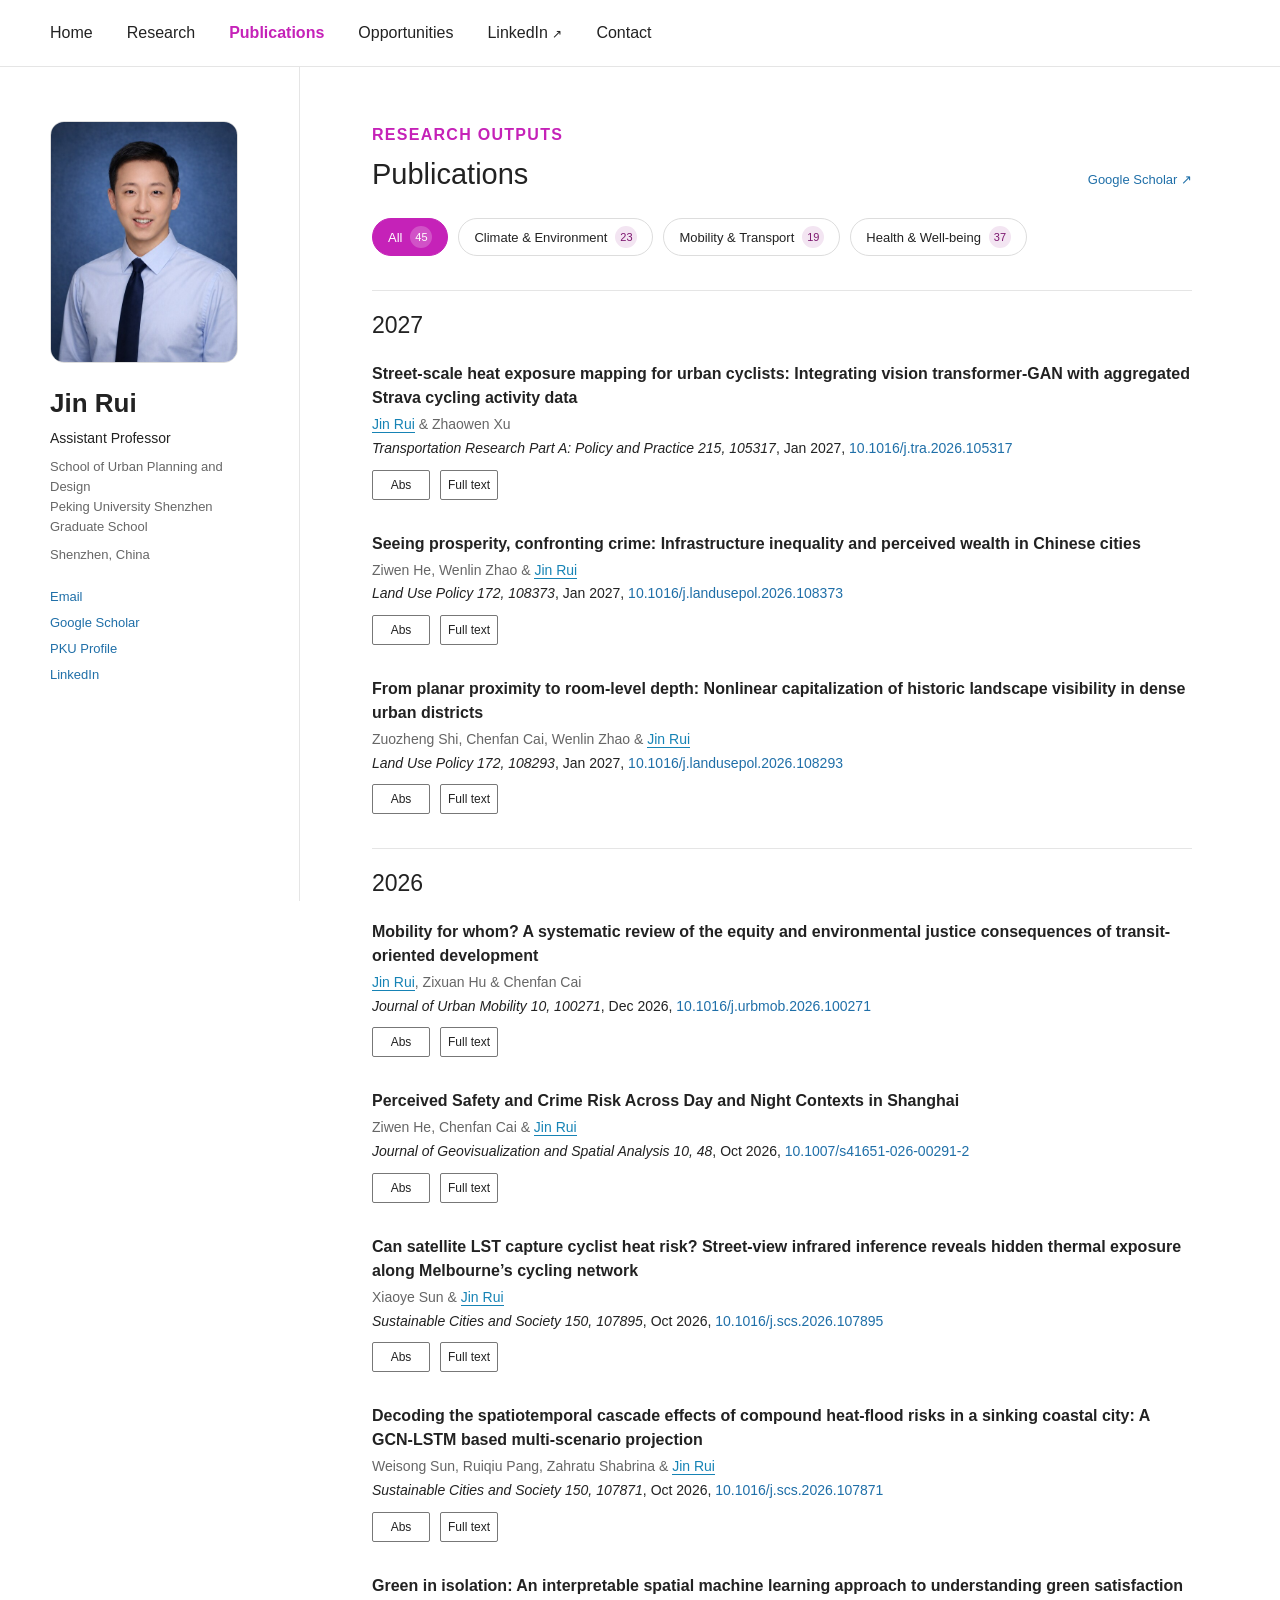
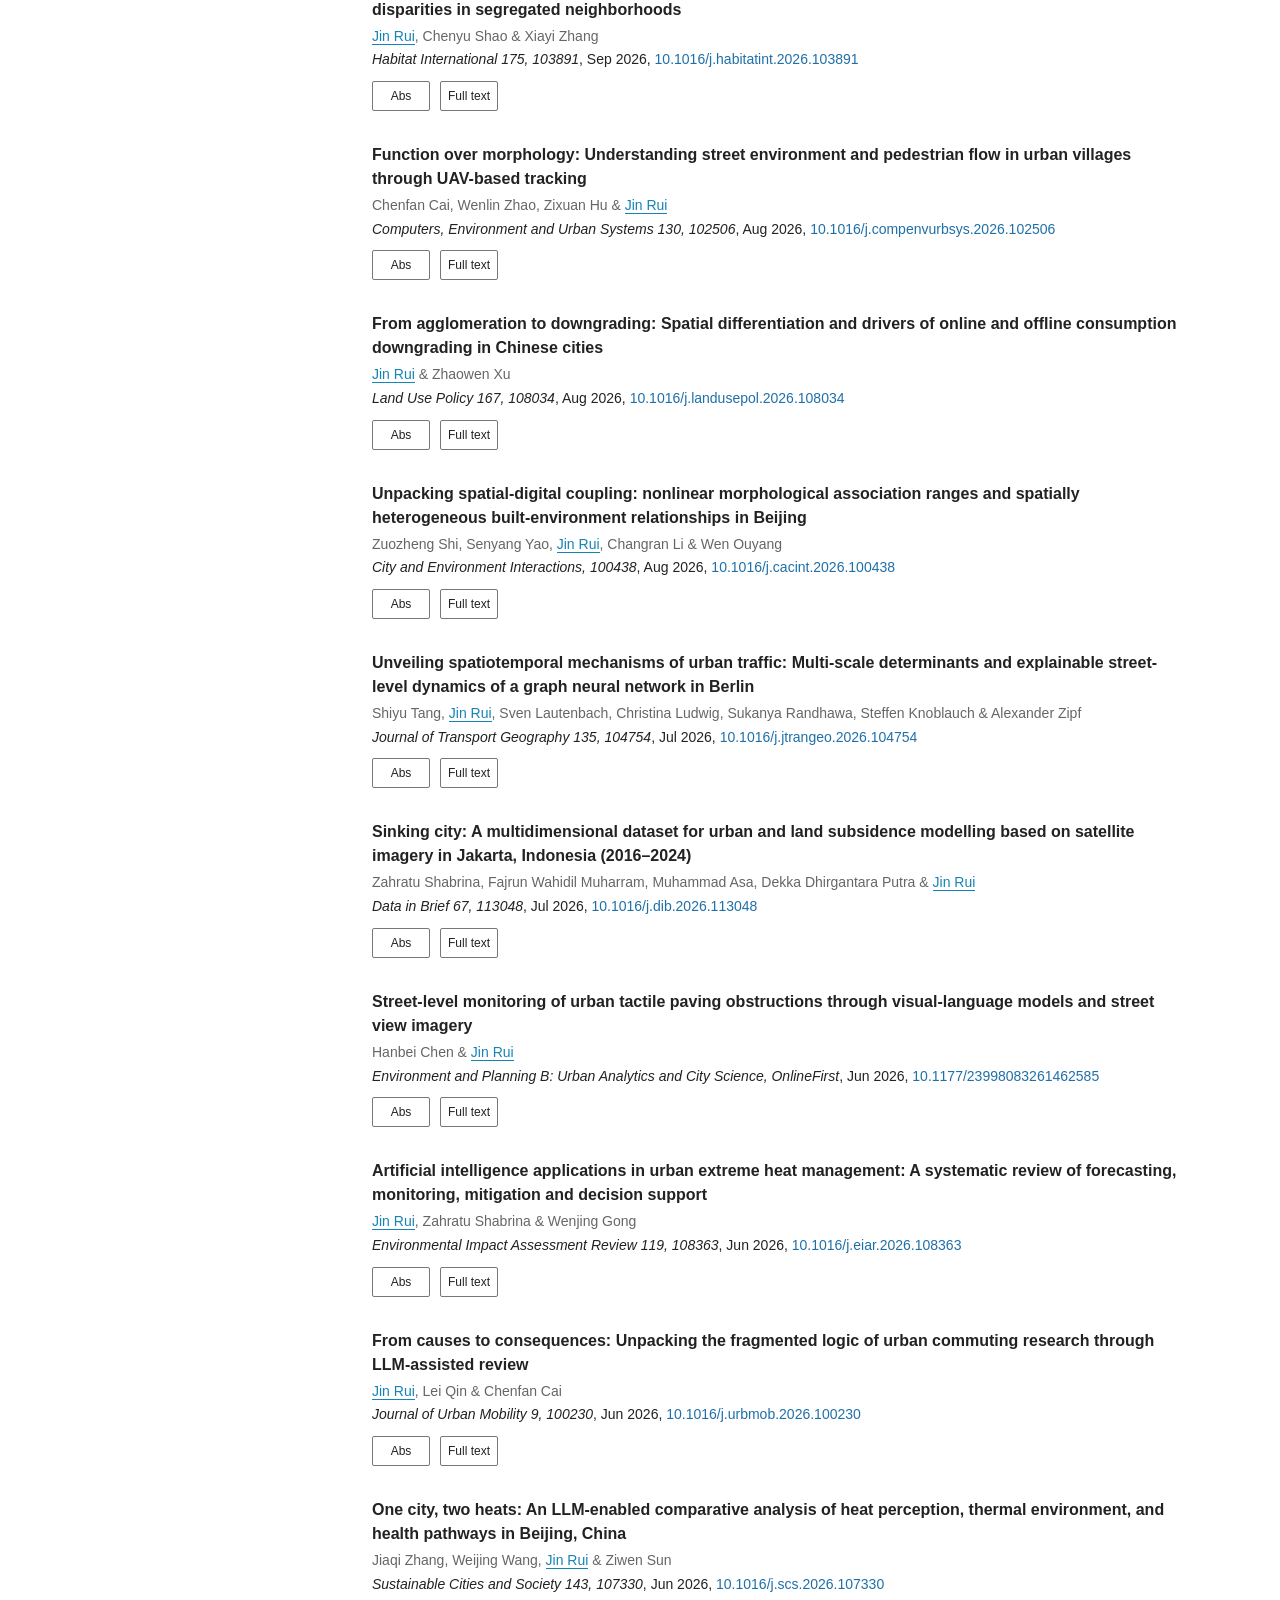
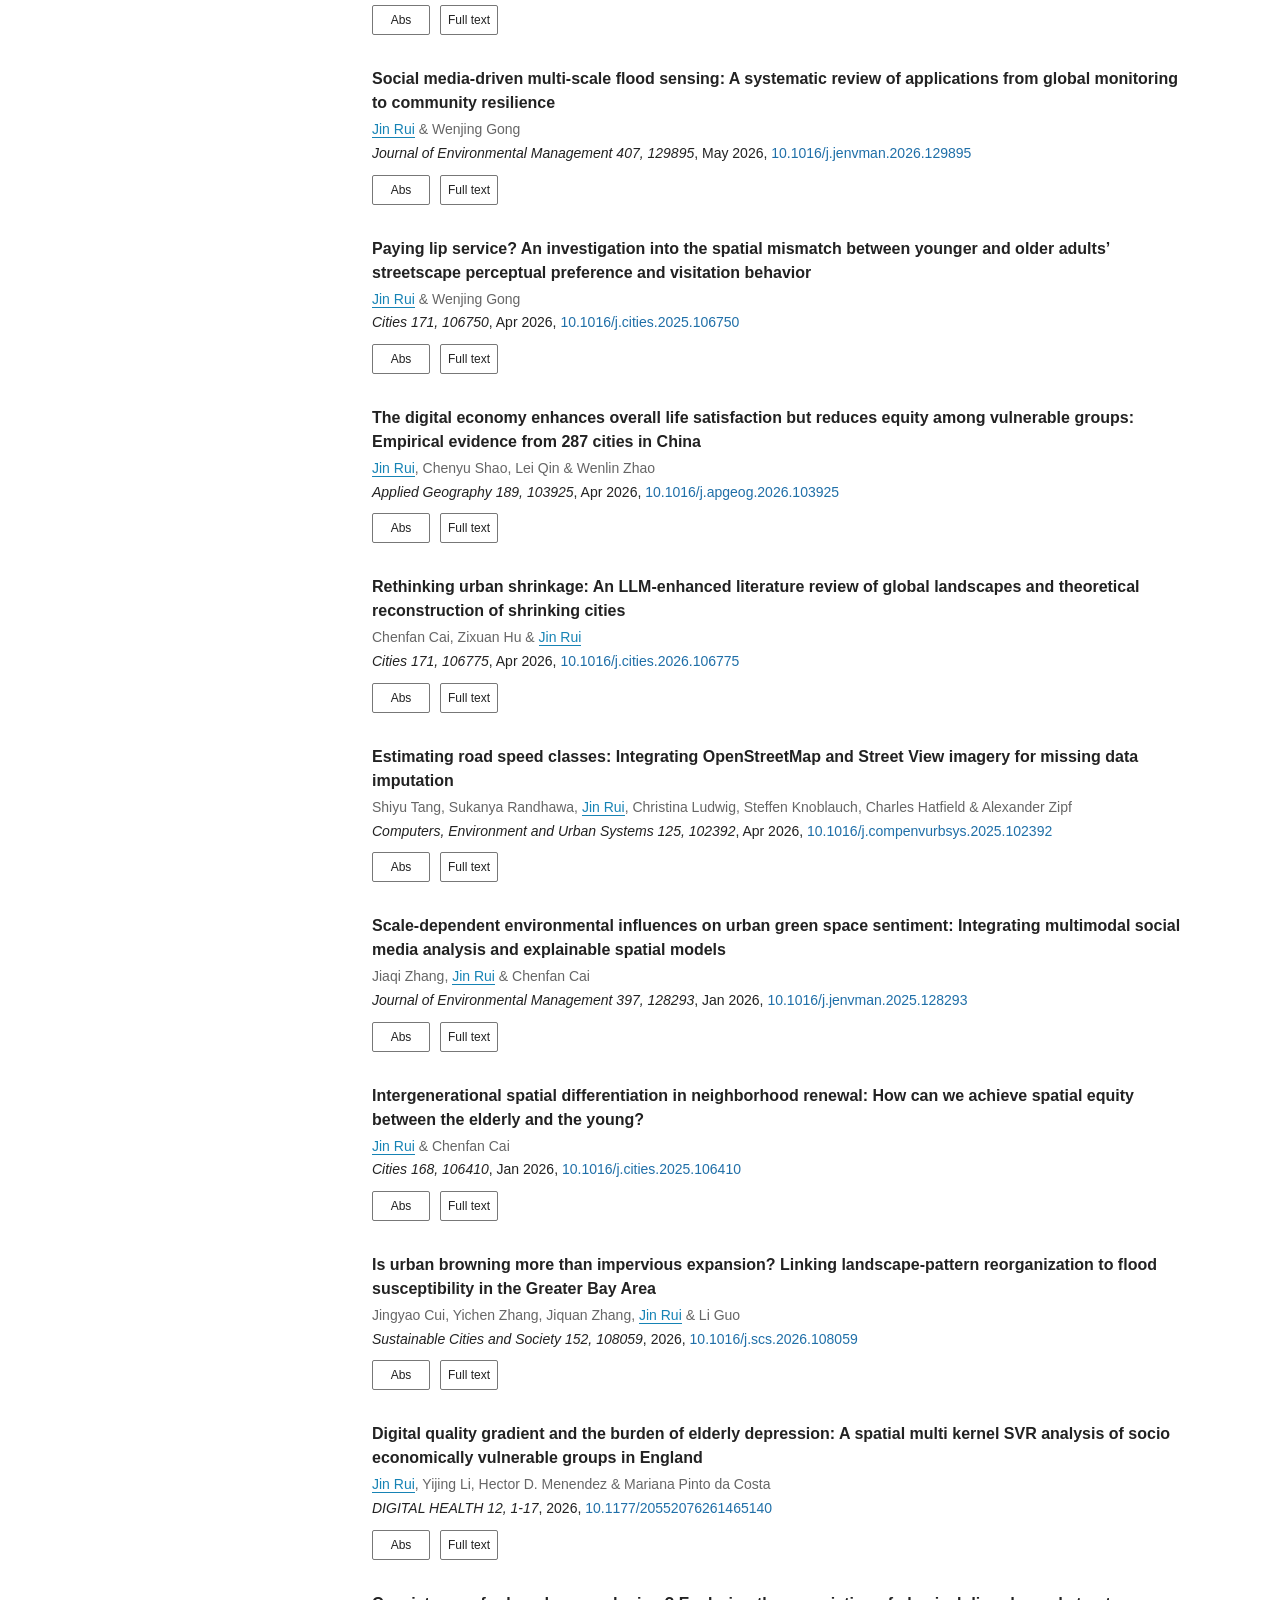
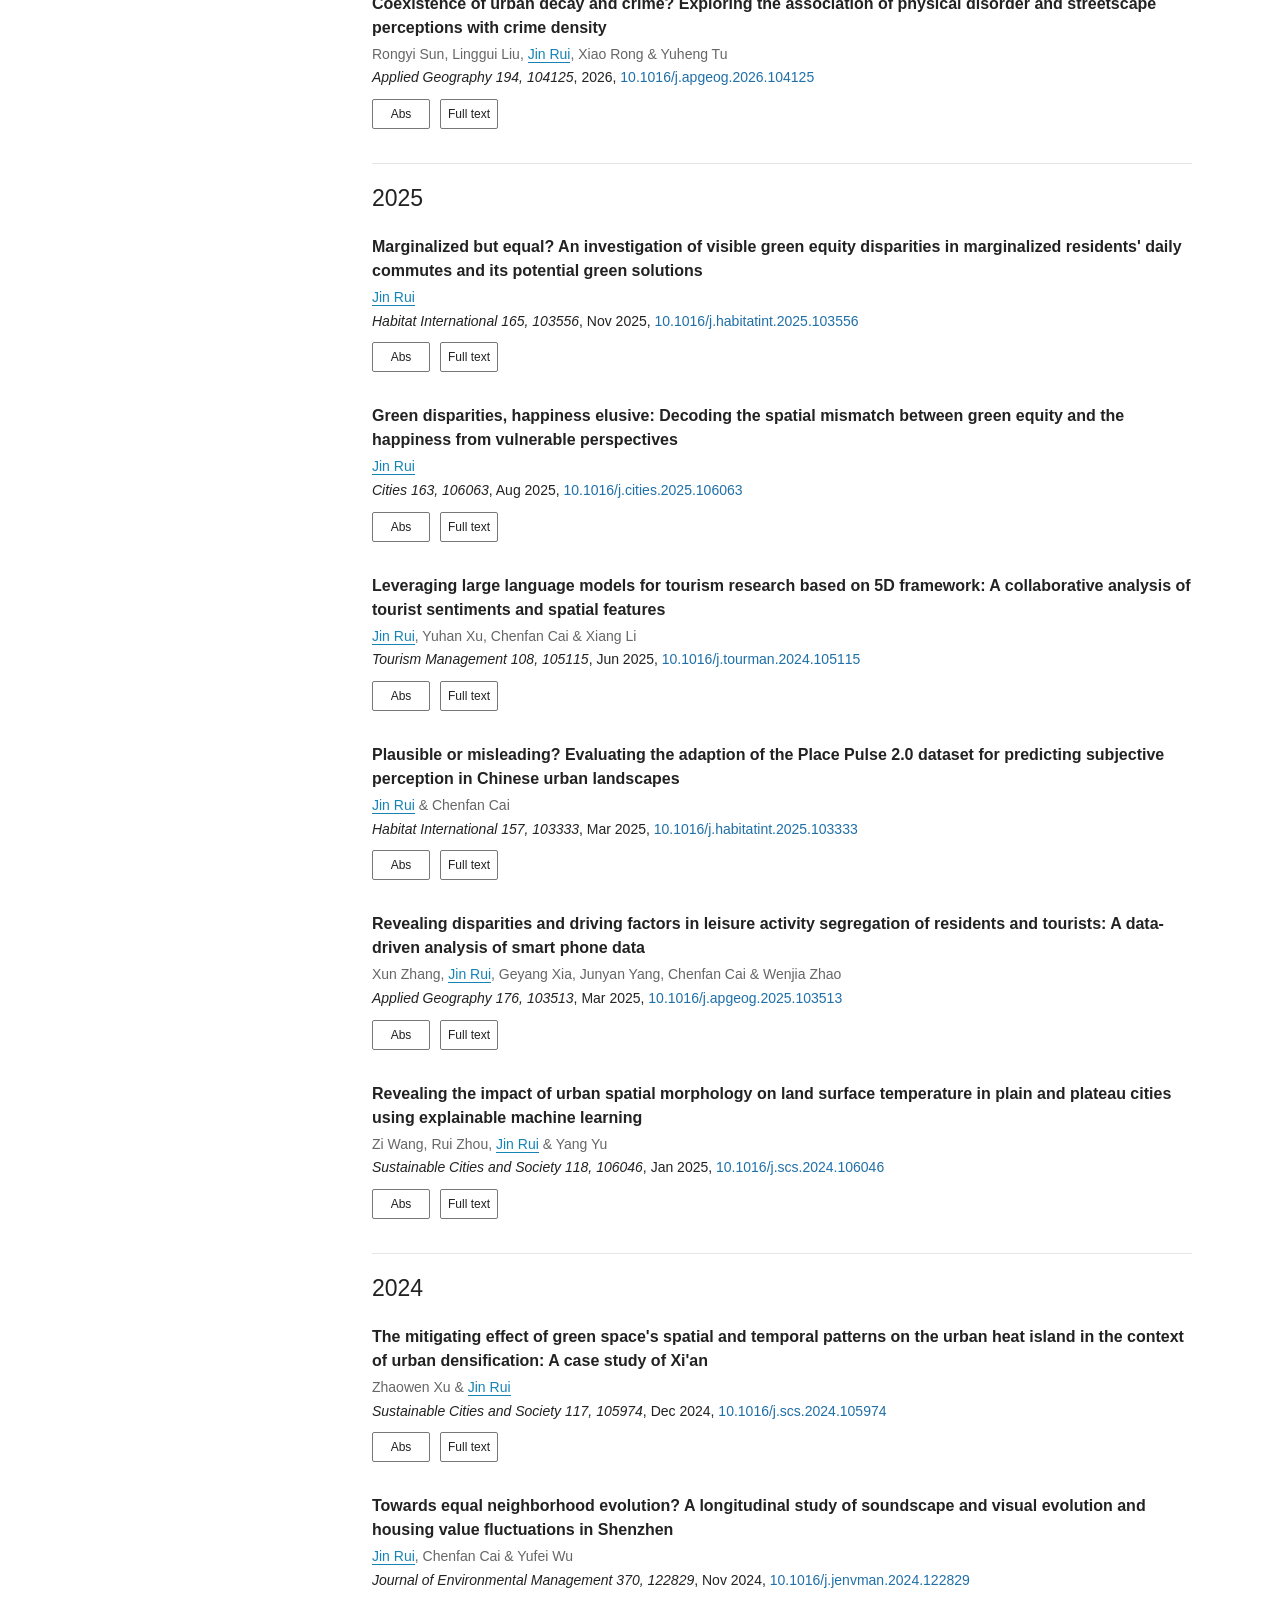
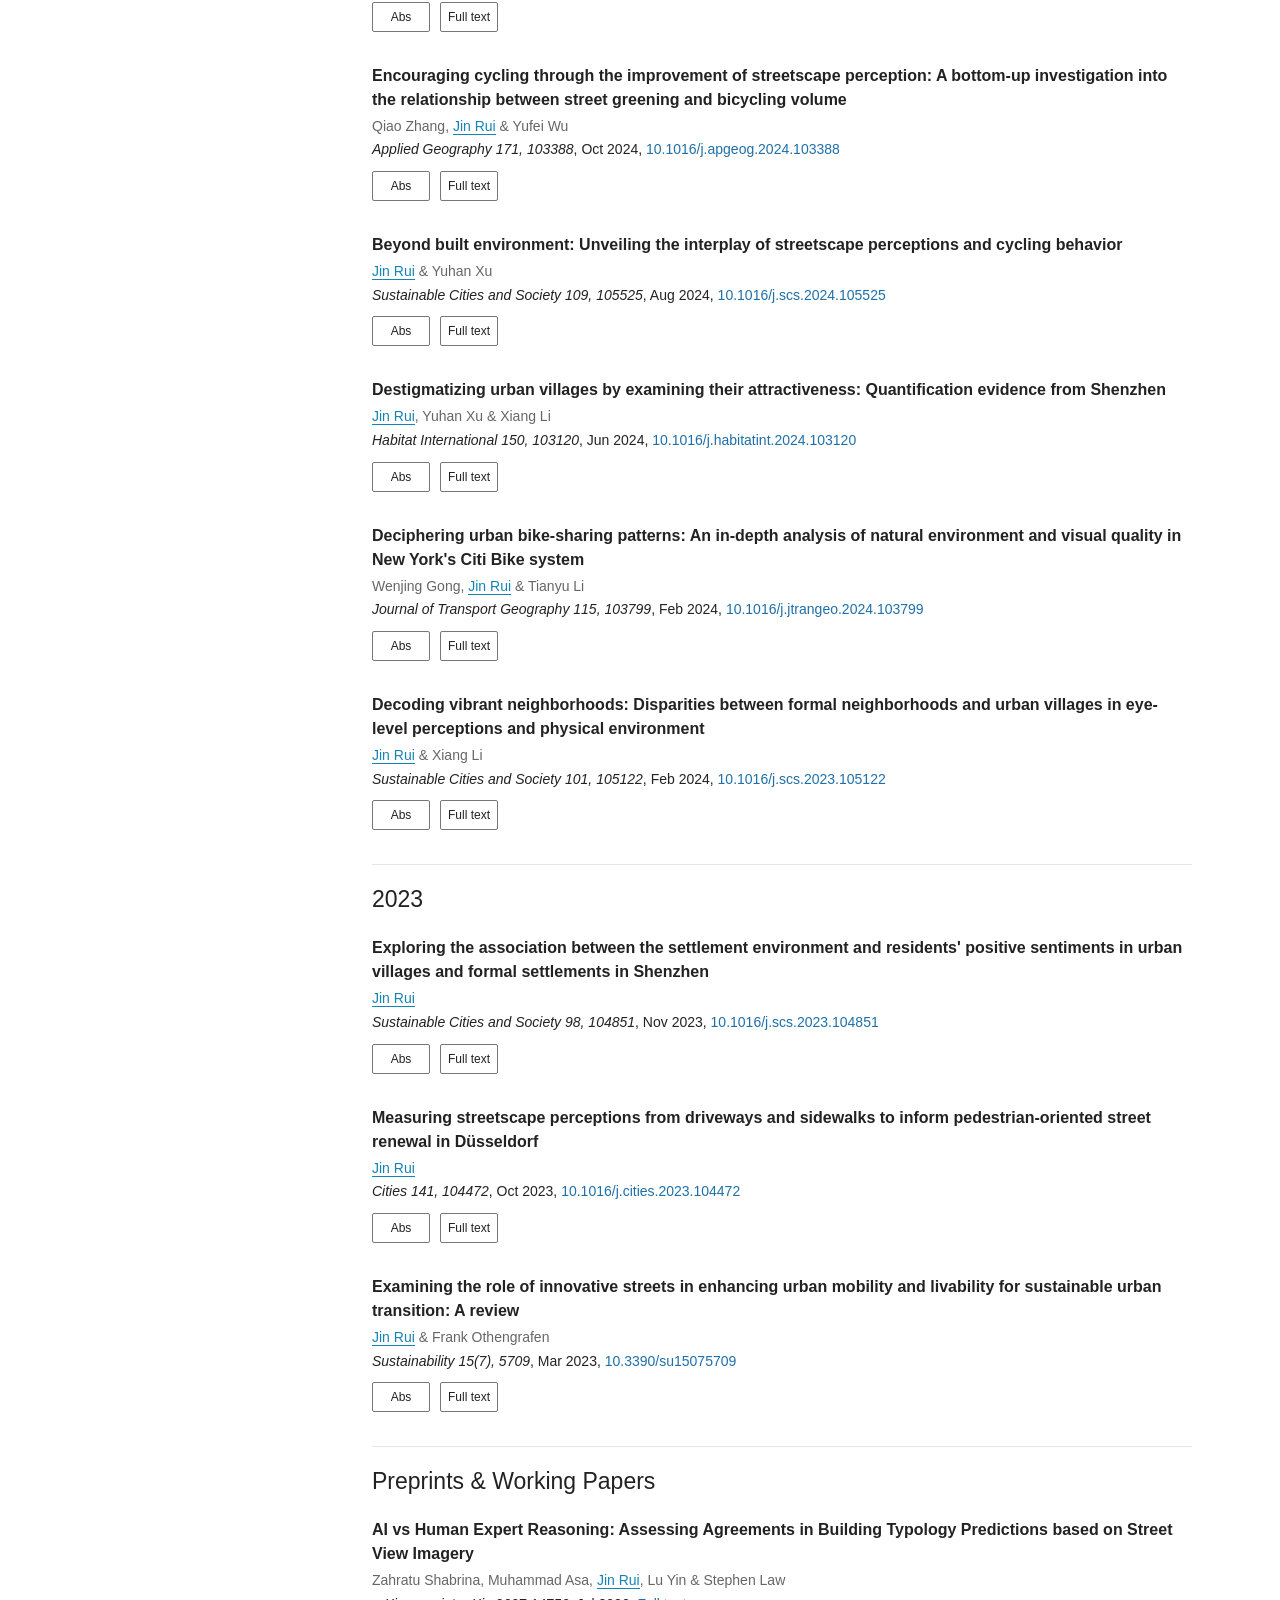
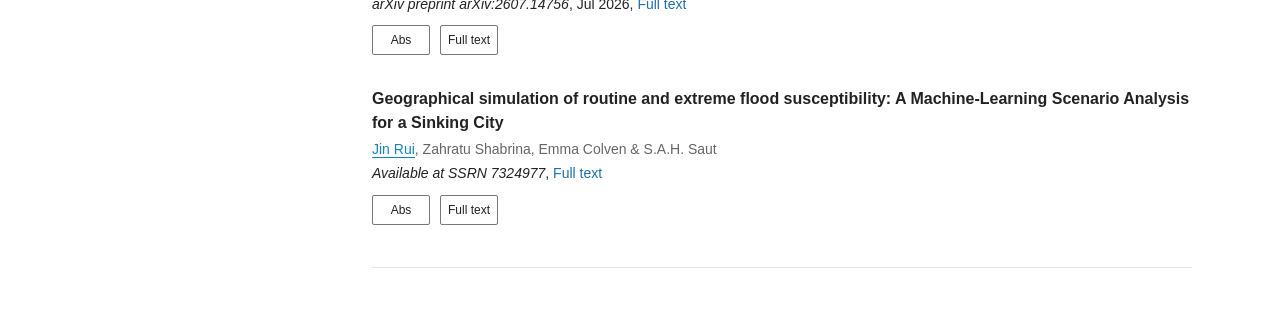
<file: publications/index.html>
<!doctype html>
<html lang="en">
<head>
  <meta charset="utf-8">
  <meta name="viewport" content="width=device-width, initial-scale=1">
  <meta name="description" content="Publications by Dr Jin Rui in urban planning, climate, mobility, health and GeoAI.">
  <meta name="author" content="Jin Rui">
  <meta property="og:title" content="Publications | Jin Rui">
  <meta property="og:type" content="website">
  <meta property="og:url" content="https://jinruii.github.io/publications/">
  <meta property="og:image" content="https://jinruii.github.io/assets/jin-rui-portrait.jpg">
  <title>Publications | Jin Rui</title>
  <link rel="icon" href="/assets/favicon.svg" type="image/svg+xml">
  <link rel="stylesheet" href="/styles.css?v=20260818-1">
  <script src="/script.js?v=20261028-1" defer></script>
  <script src="/publications-extra.js?v=20261028-1" defer></script>
</head>
<body>
  <div id="top">
    <header class="top-header"><nav class="top-nav" aria-label="Primary navigation"><a href="/">Home</a><a href="/research/">Research</a><a href="/publications/" aria-current="page">Publications</a><a href="/opportunities/">Opportunities</a><a href="https://www.linkedin.com/in/jin-rui-937b27318/" target="_blank" rel="noreferrer">LinkedIn <span aria-hidden="true">↗</span></a><a href="/contact/">Contact</a></nav></header>
    <div class="site-shell">
      <aside class="profile-sidebar">
        <a class="portrait-link" href="/" aria-label="About Jin Rui"><span class="portrait-fallback" aria-hidden="true">JR</span><img class="portrait" src="/assets/jin-rui-portrait.jpg" alt="Portrait of Jin Rui"></a>
        <h1>Jin Rui</h1>
        <p class="sidebar-role">Assistant Professor</p>
        <p class="sidebar-affiliation">School of Urban Planning and Design<br>Peking University Shenzhen Graduate School</p>
        <p class="sidebar-location">Shenzhen, China</p>
        <div class="sidebar-links" aria-label="Academic profiles"><a href="mailto:jin.rui@pku.edu.cn">Email</a><a href="https://scholar.google.com/citations?user=DCsYsa0AAAAJ&amp;hl=en" target="_blank" rel="noreferrer">Google Scholar</a><a href="https://urban.pkusz.edu.cn/info/1013/3911.htm" target="_blank" rel="noreferrer">PKU Profile</a><a href="https://www.linkedin.com/in/jin-rui-937b27318/" target="_blank" rel="noreferrer">LinkedIn</a></div>
      </aside>
      <main class="content-column page-content">
        <section class="content-section intro-section publications-page" id="publications">
          <p class="page-eyebrow">Research outputs</p>
          <div class="section-title-row"><h2>Publications</h2><a class="arrow-link" href="https://scholar.google.com/citations?user=DCsYsa0AAAAJ&amp;hl=en" target="_blank" rel="noreferrer">Google Scholar ↗</a></div>
          <div class="publication-filters" role="group" aria-label="Filter publications by research theme"><button type="button" class="is-active" data-topic="all" aria-pressed="true">All <span></span></button><button type="button" data-topic="climate" aria-pressed="false">Climate &amp; Environment <span></span></button><button type="button" data-topic="mobility" aria-pressed="false">Mobility &amp; Transport <span></span></button><button type="button" data-topic="health" aria-pressed="false">Health &amp; Well-being <span></span></button></div>
          <div id="publication-results"></div>
        </section>
      </main>
    </div>
  </div>
  <div class="modal-backdrop" id="publication-modal" hidden>
    <section class="publication-modal" role="dialog" aria-modal="true" aria-labelledby="publication-modal-title">
      <button class="modal-close" type="button" aria-label="Close publication details">×</button>
      <p class="modal-eyebrow" id="publication-modal-eyebrow"></p>
      <h2 id="publication-modal-title"></h2>
      <p class="modal-authors" id="publication-modal-authors"></p>
      <h3>Abstract</h3>
      <p id="publication-modal-abstract"></p>
      <div class="modal-actions" id="publication-modal-actions"></div>
    </section>
  </div>
</body>
</html>
</file>
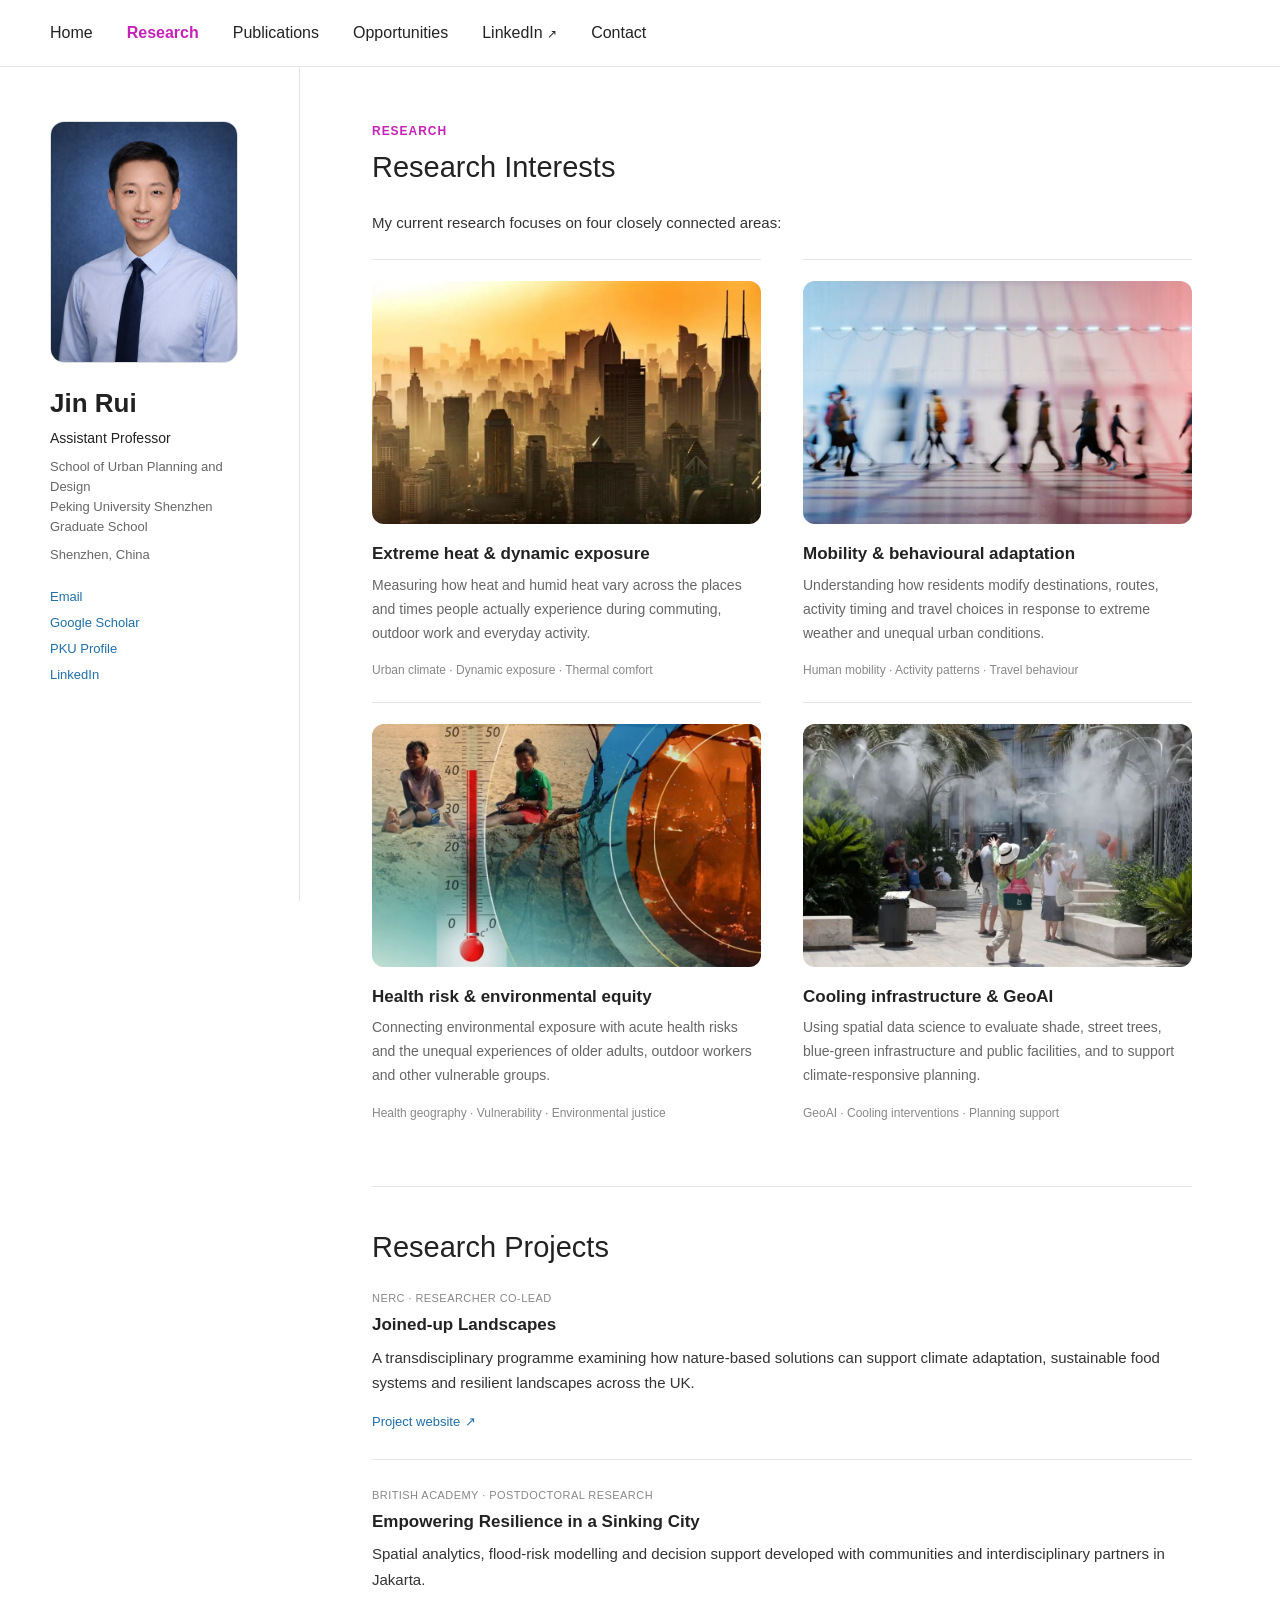
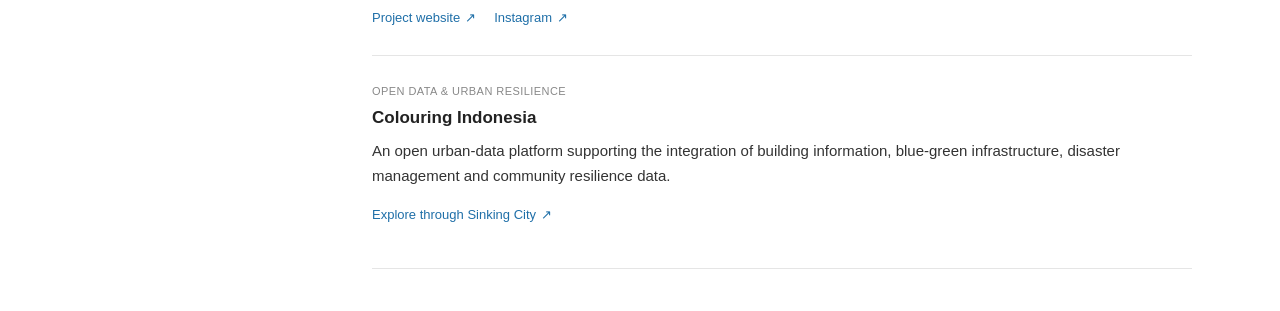
<file: research/index.html>
<!doctype html>
<html lang="en">
<head>
  <meta charset="utf-8">
  <meta name="viewport" content="width=device-width, initial-scale=1">
  <meta name="description" content="Research interests and projects of Dr Jin Rui in urban climate, mobility, health and GeoAI.">
  <meta name="author" content="Jin Rui">
  <meta property="og:title" content="Research | Jin Rui">
  <meta property="og:type" content="website">
  <meta property="og:url" content="https://jinruii.github.io/">
  <meta property="og:image" content="https://jinruii.github.io/assets/jin-rui-portrait.jpg">
  <title>Research | Jin Rui</title>
  <link rel="icon" href="/assets/favicon.svg" type="image/svg+xml">
  <link rel="stylesheet" href="/styles.css">
  <script src="/script.js" defer></script>
</head>
<body>
  <div id="top">
    <header class="top-header"><nav class="top-nav" aria-label="Primary navigation"><a href="/">Home</a><a href="/research/" aria-current="page">Research</a><a href="/publications/">Publications</a><a href="/opportunities/">Opportunities</a><a href="https://www.linkedin.com/in/jin-rui-937b27318/" target="_blank" rel="noreferrer">LinkedIn <span aria-hidden="true">↗</span></a><a href="/contact/">Contact</a></nav></header>
    <div class="site-shell">
      
<aside class="profile-sidebar">
  <a class="portrait-link" href="/" aria-label="About Jin Rui">
    <span class="portrait-fallback" aria-hidden="true">JR</span>
    <img class="portrait" src="/assets/jin-rui-portrait.jpg" alt="Portrait of Jin Rui">
  </a>
  <h1>Jin Rui</h1>
  <p class="sidebar-role">Assistant Professor</p>
  <p class="sidebar-affiliation">School of Urban Planning and Design<br>Peking University Shenzhen Graduate School</p>
  <p class="sidebar-location">Shenzhen, China</p>
  <div class="sidebar-links" aria-label="Academic profiles">
    <a href="mailto:jin.rui@pku.edu.cn">Email</a>
    <a href="https://scholar.google.com/citations?user=DCsYsa0AAAAJ&amp;hl=en" target="_blank" rel="noreferrer">Google Scholar</a>
    <a href="https://urban.pkusz.edu.cn/info/1013/3911.htm" target="_blank" rel="noreferrer">PKU Profile</a>
    <a href="https://www.linkedin.com/in/jin-rui-937b27318/" target="_blank" rel="noreferrer">LinkedIn</a>
  </div>
</aside>

      <main class="content-column page-content">
        <section class="content-section" id="research">
          <p class="page-eyebrow">Research</p><h2>Research Interests</h2>
          <p>My current research focuses on four closely connected areas:</p>
          <div class="research-list">
            <article>
              <button class="research-interest-media" type="button" aria-label="Zoom image for extreme heat and dynamic exposure" aria-pressed="false">
                <img src="/assets/research-interests/extreme-heat.webp" alt="Urban skyline under extreme heat and haze">
              </button>
              <h3>Extreme heat &amp; dynamic exposure</h3>
              <p>Measuring how heat and humid heat vary across the places and times people actually experience during commuting, outdoor work and everyday activity.</p>
              <p class="keywords">Urban climate · Dynamic exposure · Thermal comfort</p>
            </article>
            <article>
              <button class="research-interest-media" type="button" aria-label="Zoom image for mobility and behavioural adaptation" aria-pressed="false">
                <img src="/assets/research-interests/mobility-adaptation.webp" alt="People moving through a blue and red urban interior">
              </button>
              <h3>Mobility &amp; behavioural adaptation</h3>
              <p>Understanding how residents modify destinations, routes, activity timing and travel choices in response to extreme weather and unequal urban conditions.</p>
              <p class="keywords">Human mobility · Activity patterns · Travel behaviour</p>
            </article>
            <article>
              <button class="research-interest-media" type="button" aria-label="Zoom image for health risk and environmental equity" aria-pressed="false">
                <img src="/assets/research-interests/health-equity.webp" alt="People exposed to extreme heat beside a temperature gauge and wildfire">
              </button>
              <h3>Health risk &amp; environmental equity</h3>
              <p>Connecting environmental exposure with acute health risks and the unequal experiences of older adults, outdoor workers and other vulnerable groups.</p>
              <p class="keywords">Health geography · Vulnerability · Environmental justice</p>
            </article>
            <article>
              <button class="research-interest-media" type="button" aria-label="Zoom image for cooling infrastructure and GeoAI" aria-pressed="false">
                <img src="/assets/research-interests/cooling-infrastructure.webp" alt="People using mist-based cooling infrastructure in a landscaped public space">
              </button>
              <h3>Cooling infrastructure &amp; GeoAI</h3>
              <p>Using spatial data science to evaluate shade, street trees, blue-green infrastructure and public facilities, and to support climate-responsive planning.</p>
              <p class="keywords">GeoAI · Cooling interventions · Planning support</p>
            </article>
          </div>
        </section><section class="content-section" id="projects">
          <h2>Research Projects</h2>
          <div class="project-list">
            <article>
              <p class="project-eyebrow">NERC · Researcher Co-Lead</p>
              <h3>Joined-up Landscapes</h3>
              <p>A transdisciplinary programme examining how nature-based solutions can support climate adaptation, sustainable food systems and resilient landscapes across the UK.</p>
              <p class="project-links"><a class="arrow-link" href="https://blogs.city.ac.uk/joineduplandscapes/" target="_blank" rel="noreferrer">Project website <span aria-hidden="true">↗</span></a></p>
            </article>
            <article>
              <p class="project-eyebrow">British Academy · Postdoctoral Research</p>
              <h3>Empowering Resilience in a Sinking City</h3>
              <p>Spatial analytics, flood-risk modelling and decision support developed with communities and interdisciplinary partners in Jakarta.</p>
              <p class="project-links">
                <a class="arrow-link" href="https://www.sinking-city.com/about" target="_blank" rel="noreferrer">Project website <span aria-hidden="true">↗</span></a>
                <a class="arrow-link" href="https://www.instagram.com/sinkingcityproject/" target="_blank" rel="noreferrer">Instagram <span aria-hidden="true">↗</span></a>
              </p>
            </article>
            <article>
              <p class="project-eyebrow">Open data &amp; urban resilience</p>
              <h3>Colouring Indonesia</h3>
              <p>An open urban-data platform supporting the integration of building information, blue-green infrastructure, disaster management and community resilience data.</p>
              <p class="project-links"><a class="arrow-link" href="https://www.sinking-city.com/about" target="_blank" rel="noreferrer">Explore through Sinking City <span aria-hidden="true">↗</span></a></p>
            </article>
          </div>
        </section>
      </main>
    </div>
  </div>
  
</body>
</html>
</file>
<file: styles.css>
:root {
  --text: #333333;
  --heading: #222222;
  --muted: #666666;
  --light-muted: #888888;
  --line: #e5e5e5;
  --link: #1f6fa8;
  --link-hover: #174f78;
}

* { box-sizing: border-box; }
html { scroll-behavior: smooth; }
body {
  margin: 0;
  background: #ffffff;
  color: var(--text);
  font-family: Arial, sans-serif;
  font-size: 15px;
  line-height: 1.7;
}
button { font: inherit; }
a { color: var(--link); text-decoration: none; }
a:hover { color: var(--link-hover); text-decoration: underline; }
::selection { background: #dcecf7; }
[hidden] { display: none !important; }

.top-header {
  position: sticky;
  top: 0;
  z-index: 50;
  width: 100%;
  background: rgba(255, 255, 255, .97);
  border-bottom: 1px solid var(--line);
}
.top-nav {
  width: min(1180px, calc(100% - 48px));
  min-height: 66px;
  margin: 0 auto;
  display: flex;
  align-items: center;
  gap: 34px;
}
.top-nav a {
  color: #222222;
  font-size: 16px;
  line-height: 1;
}
.top-nav a[aria-current="page"] { color: #c522b8; font-weight: 600; }
.top-nav a:hover { color: var(--link); text-decoration: none; }
.top-nav span { font-size: 12px; }

.site-shell {
  width: min(1180px, calc(100% - 48px));
  margin: 0 auto;
  display: grid;
  grid-template-columns: 250px minmax(0, 1fr);
  gap: 72px;
  align-items: start;
}
.profile-sidebar {
  position: sticky;
  top: 66px;
  min-height: calc(100vh - 66px);
  padding: 54px 34px 48px 0;
  border-right: 1px solid var(--line);
}
.portrait-link {
  position: relative;
  display: block;
  width: 188px;
  height: 242px;
  margin-bottom: 24px;
  overflow: hidden;
  border-radius: 14px;
  border: 1px solid #dddddd;
  background: #ffffff;
}
.portrait-fallback {
  position: absolute;
  inset: 0;
  display: grid;
  place-items: center;
  color: #999999;
  font-size: 42px;
  font-weight: 600;
}
.portrait {
  position: relative;
  width: 100%;
  height: 100%;
  object-fit: cover;
  object-position: 50% 36%;
  display: block;
  transform: scale(1.08);
  transform-origin: 50% 36%;
}
.profile-sidebar h1 {
  margin: 0 0 8px;
  color: var(--heading);
  font-size: 26px;
  line-height: 1.25;
  font-weight: 600;
}
.profile-sidebar h1 span {
  margin-left: 5px;
  color: var(--muted);
  font-size: 16px;
  font-weight: 400;
}
.sidebar-role {
  margin: 0 0 8px;
  color: var(--heading);
  font-size: 14px;
  line-height: 1.5;
}
.sidebar-affiliation,
.sidebar-location {
  margin: 0 0 8px;
  color: var(--muted);
  font-size: 13px;
  line-height: 1.55;
}
.sidebar-links {
  display: flex;
  flex-direction: column;
  align-items: flex-start;
  gap: 4px;
  margin-top: 21px;
  font-size: 13px;
}

.content-column {
  width: 100%;
  max-width: 820px;
  padding: 54px 0 42px;
}
.content-section {
  scroll-margin-top: 88px;
  padding: 42px 0;
  border-bottom: 1px solid var(--line);
}
.intro-section { padding-top: 0; }
.content-section h2,
footer h2 {
  margin: 0 0 24px;
  color: var(--heading);
  font-family: Arial, sans-serif;
  font-size: 29px;
  line-height: 1.25;
  font-weight: 400;
}
.page-content > .content-section:first-child,
.page-content > footer:first-child { padding-top: 0; }
.page-eyebrow {
  margin: 0 0 8px !important;
  color: #c522b8;
  font-size: 12px;
  font-weight: 700;
  letter-spacing: .08em;
  text-transform: uppercase;
}
.section-lead { color: var(--muted); font-size: 15px; }
.content-section h3 {
  margin: 0 0 7px;
  color: var(--heading);
  font-size: 17px;
  line-height: 1.45;
  font-weight: 600;
}
.content-section p { margin: 0 0 15px; }
.content-section strong { color: var(--heading); }
.intro-section > p { font-size: 16px; }
.intro-section > .prospective-students-note {
  margin: 23px 0 0;
  padding: 0;
  border: 0;
  background: transparent;
  color: #c522b8;
  font-size: 15px;
  line-height: 1.65;
}
.prospective-students-note strong { color: #c522b8; }
.recruitment-note {
  margin-top: 25px;
  padding: 0;
  border: 0;
  background: transparent;
}
.recruitment-note p {
  margin: 0 0 5px;
  color: var(--heading);
  font-size: 13px;
}
.recruitment-list {
  margin: 8px 0 0;
  padding-left: 22px;
}
.recruitment-list li {
  margin: 6px 0;
}
.recruitment-list a {
  color: #c522b8;
  font-size: 16px;
  font-weight: 700;
  line-height: 1.55;
}
.recruitment-list a:hover { color: #94198a; }
.application-block {
  margin-top: 36px;
  padding-top: 28px;
  border-top: 1px solid var(--line);
}
.application-block h3 {
  margin: 0 0 12px;
  font-size: 21px;
}
.application-block ol {
  margin: 10px 0 18px;
  padding-left: 22px;
}

.research-list {
  display: grid;
  grid-template-columns: 1fr 1fr;
  column-gap: 42px;
  margin-top: 24px;
}
.research-list article {
  padding: 21px 0;
  border-top: 1px solid var(--line);
}
.research-interest-media {
  display: block;
  width: 100%;
  aspect-ratio: 16 / 10;
  margin: 0 0 18px;
  padding: 0;
  overflow: hidden;
  border: 0;
  border-radius: 12px;
  background: #f2f2f2;
  cursor: zoom-in;
}
.research-interest-media img {
  display: block;
  width: 100%;
  height: 100%;
  object-fit: cover;
  transform: scale(1);
  transition: transform 320ms ease;
}
.research-interest-media:hover img { transform: scale(1.04); }
.research-interest-media.is-zoomed { cursor: zoom-out; }
.research-interest-media.is-zoomed img { transform: scale(1.1); }
.research-interest-media:focus-visible {
  outline: 2px solid var(--link);
  outline-offset: 3px;
}
.research-list p { color: var(--muted); font-size: 14px; }
.research-list .keywords {
  margin: 10px 0 0;
  color: var(--light-muted);
  font-size: 12px;
}

.section-title-row {
  display: flex;
  align-items: baseline;
  justify-content: space-between;
  gap: 24px;
  margin-bottom: 24px;
}
.section-title-row h2 { margin-bottom: 0; }
.text-link-button {
  appearance: none;
  border: 0;
  padding: 0;
  background: transparent;
  color: var(--link);
  cursor: pointer;
  white-space: nowrap;
  font-size: 13px;
}
.text-link-button::after { content: " ↗"; }
.text-link-button:hover { color: var(--link-hover); text-decoration: underline; }
.arrow-link {
  display: inline-flex;
  align-items: baseline;
  gap: 5px;
  white-space: nowrap;
  font-size: 13px;
}
.publication-list { margin: 0; padding: 0; }
.publication-list article { padding: 0 0 30px; }
.publication-list article:last-child { padding-bottom: 0; }
.publication-list p {
  margin: 2px 0;
  color: var(--muted);
  font-size: 14px;
  line-height: 1.55;
}
.publication-list .publication-title {
  margin-bottom: 4px;
  color: var(--heading);
  font-size: 16px;
  font-weight: 600;
  line-height: 1.5;
}
.publication-title button {
  appearance: none;
  display: inline;
  margin: 0;
  border: 0;
  padding: 0;
  background: transparent;
  color: var(--heading);
  cursor: pointer;
  text-align: left;
  font-weight: inherit;
  line-height: inherit;
}
.publication-title button:hover { color: var(--link); text-decoration: underline; }
.publication-authors a { color: #1683b5; border-bottom: 1px solid #1683b5; }
.publication-venue { color: var(--heading) !important; }
.publication-actions {
  display: flex;
  gap: 10px;
  margin-top: 10px;
}
.publication-actions a,
.publication-actions button {
  display: inline-flex;
  min-width: 58px;
  height: 30px;
  align-items: center;
  justify-content: center;
  border: 1px solid #777777;
  border-radius: 2px;
  background: #ffffff;
  color: var(--heading);
  cursor: pointer;
  font-size: 12px;
  line-height: 1;
}
.publication-actions a:hover,
.publication-actions button:hover {
  border-color: var(--link);
  color: var(--link);
  text-decoration: none;
}
.publication-year {
  margin: 34px 0 22px;
  padding-top: 20px;
  border-top: 1px solid var(--line);
}
.publication-year h2 {
  margin: 0;
  color: var(--heading);
  font-size: 23px;
  font-weight: 400;
}
.publications-page > .publication-year:first-of-type { margin-top: 28px; }
.publication-filters {
  display: flex;
  flex-wrap: wrap;
  gap: 10px;
  margin: 26px 0 8px;
}
.publication-filters button {
  display: inline-flex;
  min-height: 38px;
  align-items: center;
  gap: 8px;
  border: 1px solid #dddddd;
  border-radius: 20px;
  padding: 7px 15px;
  background: #ffffff;
  color: var(--heading);
  cursor: pointer;
  font: inherit;
  font-size: 13px;
  line-height: 1;
}
.publication-filters button span {
  display: inline-grid;
  min-width: 22px;
  height: 22px;
  place-items: center;
  border-radius: 50%;
  background: #f3e5f2;
  color: #7d176f;
  font-size: 11px;
}
.publication-filters button:hover {
  border-color: #c522b8;
  color: #94198a;
}
.publication-filters button.is-active {
  border-color: #c522b8;
  background: #c522b8;
  color: #ffffff;
}
.publication-filters button.is-active span {
  background: rgba(255, 255, 255, .22);
  color: #ffffff;
}
.publication-filters button:focus-visible {
  outline: 2px solid #c522b8;
  outline-offset: 2px;
}
.career-map { margin: 22px 0 0; }
.career-map img {
  display: block;
  width: 100%;
  height: auto;
  border: 1px solid var(--line);
  border-radius: 12px;
}
.journey-trajectories {
  margin-top: 24px;
  padding-top: 20px;
  border-top: 1px solid var(--line);
}
.journey-trajectories p {
  margin: 0 0 13px;
  color: var(--muted);
  font-size: 14px;
  line-height: 1.7;
}
.journey-trajectories p:last-child { margin-bottom: 0; }
.journey-trajectories strong { color: var(--heading); }

.modal-backdrop {
  position: fixed;
  inset: 0;
  z-index: 100;
  display: grid;
  place-items: center;
  padding: 28px;
  background: rgba(20, 27, 34, .52);
  backdrop-filter: blur(3px);
}
.publication-modal {
  position: relative;
  width: min(760px, 100%);
  max-height: min(760px, calc(100vh - 56px));
  overflow-y: auto;
  border-radius: 14px;
  padding: 38px 42px 40px;
  background: #ffffff;
  box-shadow: 0 24px 80px rgba(0, 0, 0, .24);
}
.publication-modal h2 {
  max-width: 650px;
  margin: 0 0 14px;
  color: var(--heading);
  font-size: 25px;
  font-weight: 600;
  line-height: 1.4;
}
.publication-modal h3 {
  margin: 26px 0 8px;
  color: var(--heading);
  font-size: 16px;
}
.publication-modal p { margin: 0 0 13px; }
.modal-eyebrow,
.modal-publication-date {
  color: var(--light-muted);
  font-size: 12px;
  font-weight: 700;
  letter-spacing: .04em;
  text-transform: uppercase;
}
.modal-authors { color: var(--muted); }
.modal-authors a,
.modal-publication-list a { color: #1683b5; }
.modal-close {
  position: sticky;
  top: 0;
  float: right;
  width: 36px;
  height: 36px;
  margin: -8px -10px 0 20px;
  border: 1px solid var(--line);
  border-radius: 50%;
  background: #ffffff;
  color: #333333;
  cursor: pointer;
  font-size: 25px;
  line-height: 1;
}
.modal-close:hover { border-color: #999999; }
.modal-actions {
  display: flex;
  flex-wrap: wrap;
  gap: 10px;
  margin-top: 24px;
}
.modal-actions a {
  display: inline-flex;
  align-items: center;
  gap: 5px;
  min-width: 76px;
  justify-content: center;
  border: 1px solid #777777;
  border-radius: 3px;
  padding: 7px 12px;
  color: var(--heading);
  font-size: 12px;
}
.modal-actions a:hover { border-color: var(--link); color: var(--link); text-decoration: none; }
.all-publications-modal { width: min(900px, 100%); }
.modal-publication-list article {
  padding: 24px 0 28px;
  border-top: 1px solid var(--line);
}
.modal-publication-list article:first-child { margin-top: 18px; }
.modal-publication-list h3 {
  margin: 4px 0 8px;
  font-size: 18px;
  line-height: 1.45;
}
.modal-publication-list p { margin: 3px 0; color: var(--muted); font-size: 14px; }
.modal-publication-list .modal-publication-abstract { margin-top: 12px; color: var(--text); }
.modal-publication-list .modal-actions { margin-top: 14px; }

.project-list article { padding: 0 0 26px; }
.project-list article + article {
  padding-top: 26px;
  border-top: 1px solid var(--line);
}
.project-list article:last-child { padding-bottom: 0; }
.project-eyebrow {
  margin: 0 0 5px !important;
  color: var(--light-muted);
  font-size: 11px;
  letter-spacing: .04em;
  text-transform: uppercase;
}
.project-links { display: flex; flex-wrap: wrap; gap: 18px; margin-bottom: 0 !important; }

.timeline { border-top: 1px solid var(--line); }
.timeline article {
  display: grid;
  grid-template-columns: 112px minmax(0, 1fr);
  gap: 22px;
  padding: 16px 0;
  border-bottom: 1px solid var(--line);
}
.timeline span { color: var(--light-muted); font-size: 12px; }
.timeline h3 { margin-bottom: 2px; font-size: 15px; }
.timeline p { margin: 0; color: var(--muted); font-size: 13px; }

.opportunity {
  margin-top: 30px;
  padding-top: 28px;
  border-top: 1px solid var(--line);
}
.opportunity[id] { scroll-margin-top: 88px; }
.open-label {
  margin-bottom: 5px !important;
  color: #c522b8;
  font-size: 12px;
  font-weight: 700;
  letter-spacing: .08em;
  text-transform: none;
}
.opportunity h3 { font-size: 21px; }
.opportunity h4 {
  margin: 24px 0 8px;
  color: var(--heading);
  font-size: 16px;
  line-height: 1.45;
  font-weight: 700;
}
.opportunity-subtitle {
  margin-top: -2px !important;
  color: var(--muted);
  font-size: 13px;
  font-weight: 700;
}
.opportunity ul { margin: 14px 0 18px; padding-left: 22px; }
.opportunity li { margin: 4px 0; }
.application-line {
  margin-top: 20px !important;
  padding: 11px 14px;
  border: 1px solid var(--line);
}

.news-list { border-top: 1px solid var(--line); }
.news-list article {
  display: grid;
  grid-template-columns: 90px minmax(0, 1fr);
  gap: 20px;
  padding: 14px 0;
  border-bottom: 1px solid var(--line);
}
.news-list time { color: var(--light-muted); font-size: 12px; }
.news-list p { margin: 0; font-size: 14px; }

footer { padding: 42px 0 0; scroll-margin-top: 90px; }
footer p { margin: 0 0 12px; color: var(--muted); }
footer address { margin: 0; color: var(--muted); font-style: normal; }
.contact-details {
  display: grid;
  grid-template-columns: minmax(130px, .7fr) minmax(150px, .8fr) minmax(280px, 1.8fr);
  gap: 28px;
  padding: 22px 0 24px;
  border-top: 1px solid var(--line);
}
.contact-details strong { color: var(--heading); }
.contact-map {
  width: 100%;
  height: 360px;
  overflow: hidden;
  border: 1px solid var(--line);
  border-radius: 12px;
  background: #ffffff;
}
.contact-map iframe { width: 100%; height: 100%; border: 0; }
.map-link { margin-top: 10px !important; font-size: 13px; }
footer .copyright {
  margin-top: 35px;
  padding-top: 18px;
  border-top: 1px solid var(--line);
  color: var(--light-muted);
  font-size: 12px;
}

@media (max-width: 900px) {
  .top-nav { width: min(760px, calc(100% - 40px)); }
  .site-shell {
    width: min(760px, calc(100% - 40px));
    grid-template-columns: 1fr;
    gap: 0;
  }
  .profile-sidebar {
    position: static;
    min-height: auto;
    padding: 42px 0 30px;
    border-right: 0;
    border-bottom: 1px solid var(--line);
  }
  .portrait-link { width: 156px; height: 202px; }
  .content-column { max-width: none; padding-top: 40px; }
}

@media (max-width: 600px) {
  body { font-size: 14px; }
  .top-header { overflow-x: auto; }
  .top-nav { width: max-content; min-width: 100%; padding: 0 16px; gap: 22px; min-height: 58px; }
  .top-nav a { font-size: 14px; white-space: nowrap; }
  .site-shell { width: calc(100% - 32px); }
  .content-section { padding: 34px 0; }
  .content-section h2, footer h2 { font-size: 25px; }
  .research-list { grid-template-columns: 1fr; }
  .section-title-row { display: block; }
  .section-title-row h2 { margin-bottom: 8px; }
  .publication-filters { flex-wrap: nowrap; overflow-x: auto; padding-bottom: 6px; }
  .publication-filters button { flex: 0 0 auto; white-space: nowrap; }
  .timeline article { grid-template-columns: 82px minmax(0, 1fr); gap: 12px; }
  .news-list article { grid-template-columns: 72px minmax(0, 1fr); gap: 12px; }
  .modal-backdrop { padding: 14px; }
  .publication-modal { max-height: calc(100vh - 28px); padding: 28px 22px 30px; border-radius: 10px; }
  .publication-modal h2 { font-size: 21px; }
  .contact-details { grid-template-columns: 1fr; gap: 6px; }
  .contact-map { height: 300px; }
}

@media (prefers-reduced-motion: reduce) {
  html { scroll-behavior: auto; }
  .research-interest-media img { transition: none; }
}
</file>
